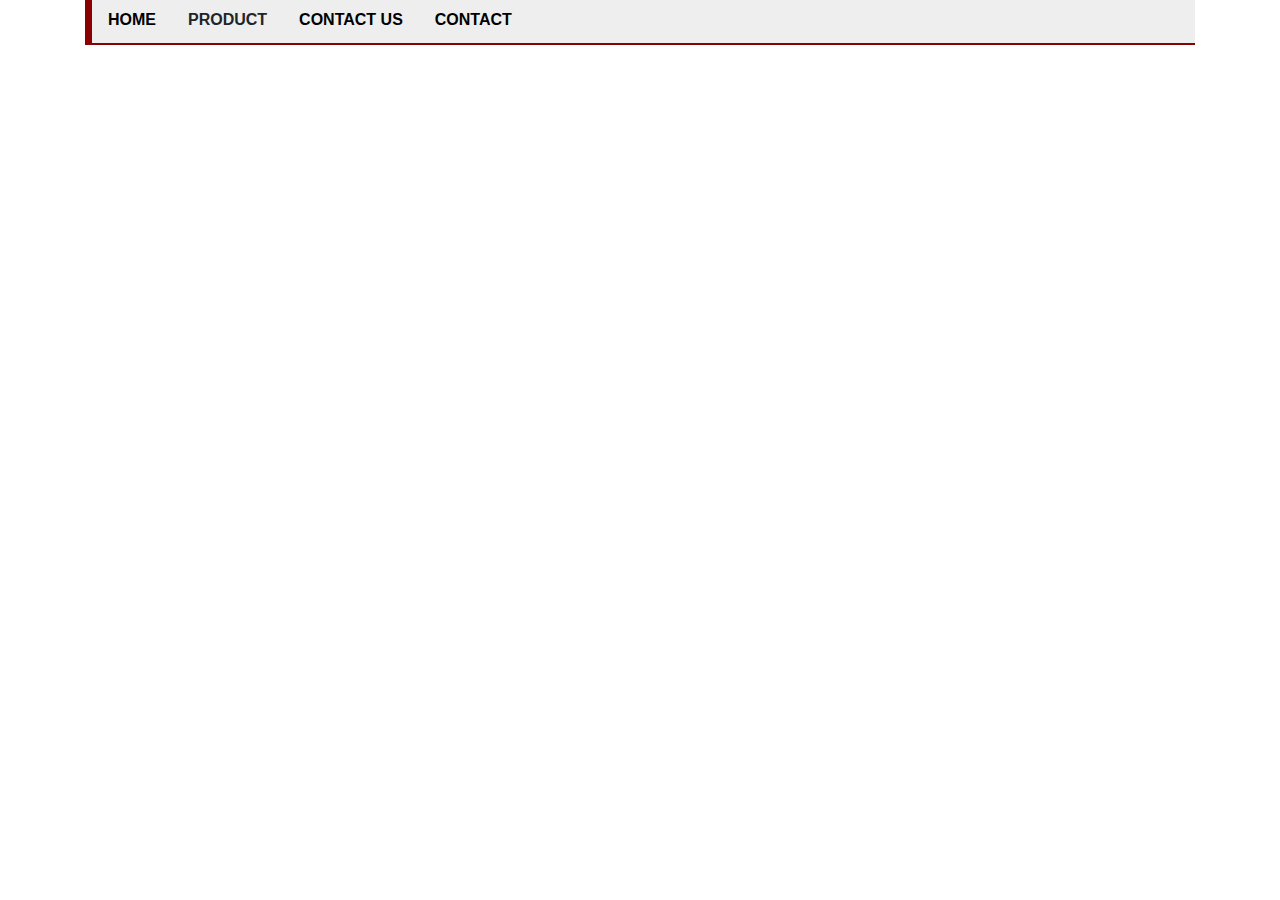
<file: lab3/index.html>
<!DOCTYPE html>
<html lang="en">
<head>
    <meta charset="UTF-8">
    <title>Title1</title>
    <link rel="stylesheet" href="css/style.css">
    <link rel="stylesheet" href="css/bootstrap.css">
    <!--    <link rel="stylesheet" href="css/bootstrap.min.css">-->
<!--    <link rel="stylesheet" href="css/style.css">-->
<!--    <link rel="stylesheet" href="css/bootstrap.css">-->
</head>
<body>

<section id="container" class="container">
    <nav>
        <div id="menu" class="d-flex flex-row">
            <div class="item p-2 pl-3 pr-3"><a href="#">HOME</a></div>
            <div class="item p-2 pl-3 pr-3">
                <span>PRODUCT</span>
                <div class="dr-item d-none">
                    <div class="sub-item p-2">Tivi</div>
                    <div class="sub-item p-2">Máy Tính Xách Tay</div>
                </div>
            </div>
            <div class="item p-2 pl-3 pr-3"><a href="#"> CONTACT US</a></div>
            <div class="item p-2 pl-3 pr-3"><a href="#">CONTACT</a></div>
        </div>
    </nav>
</section>

<script src="js/bootstrap.min.js"></script>
<script src="js/jquery-migrate-3.4.0.min.js"></script>
</body>
</html>
</file>
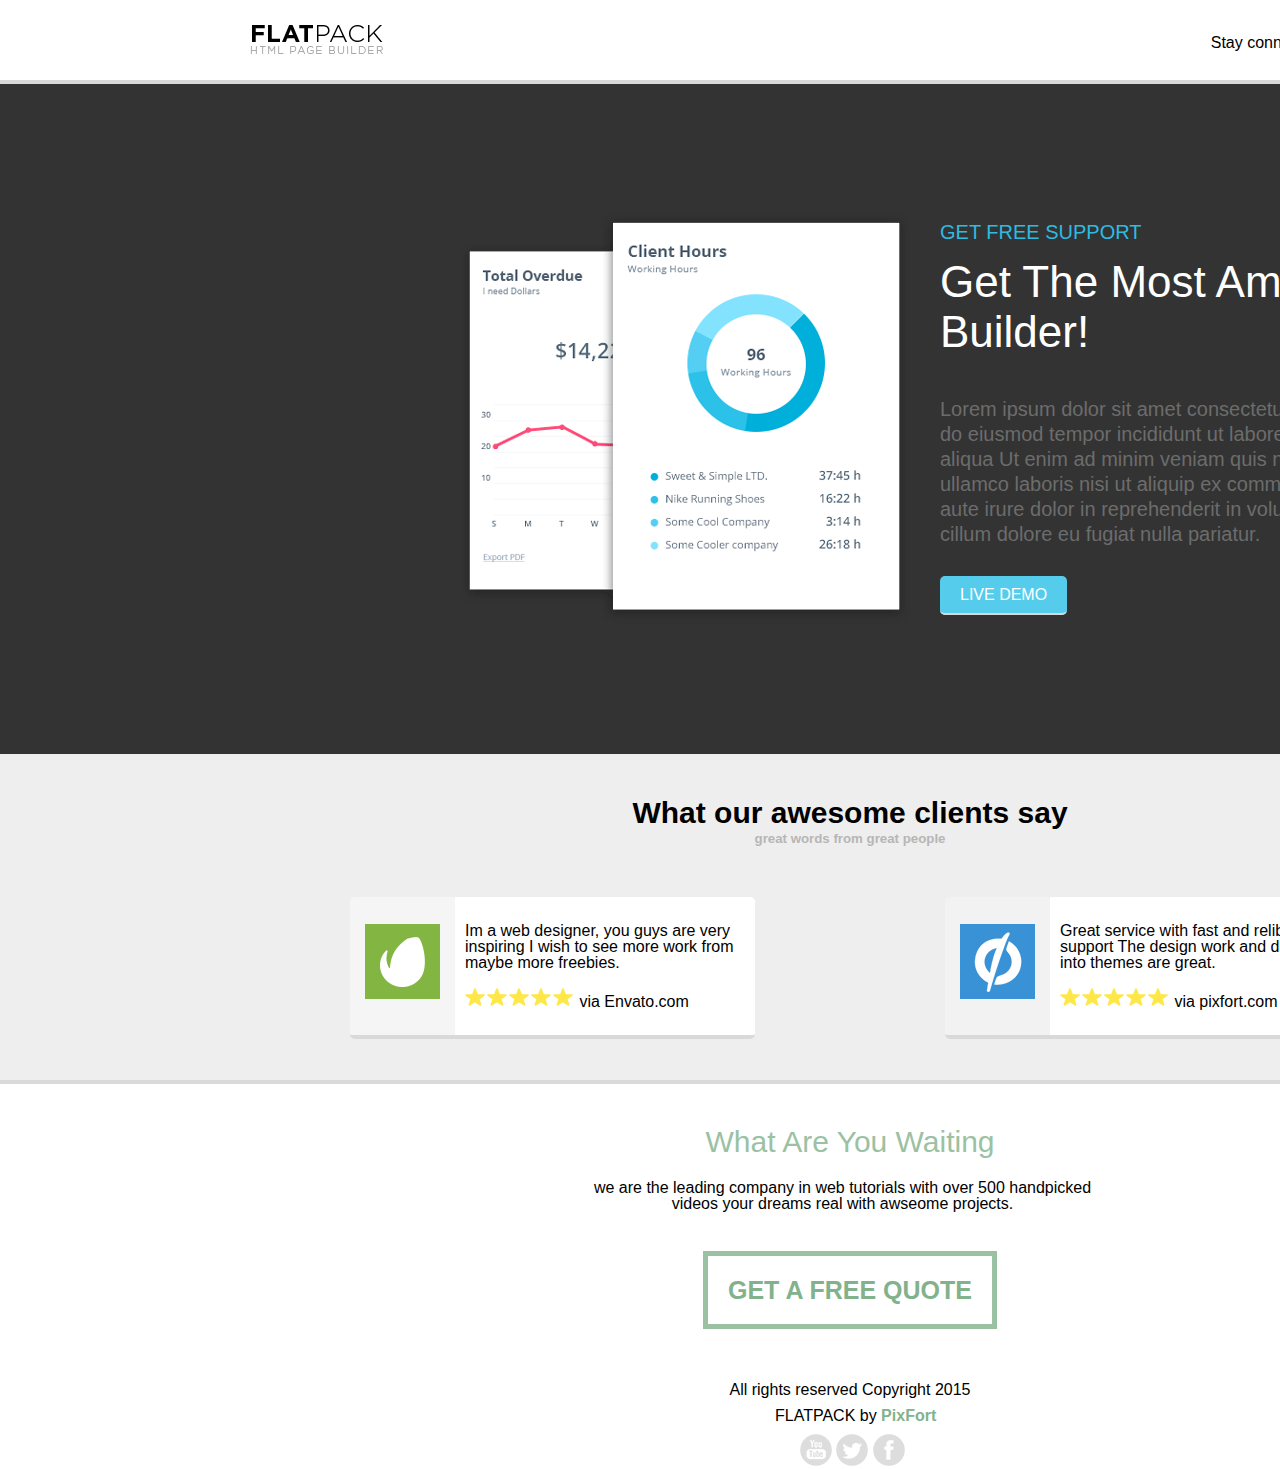
<file: page a/index.html>
<!DOCTYPE html>
<html lang="en">
<head>

    <meta charset="utf-8">
    <title>Index1</title>

    <link href="stylesheets/font-awesome.css" rel="stylesheet">

    <link rel="shortcut icon" href="images/favicon.ico">
    <link rel="apple-touch-icon" href="images/apple-touch-icon.png">
    <link rel="apple-touch-icon" sizes="72x72" href="images/apple-touch-icon-72x72.png">
    <link rel="apple-touch-icon" sizes="114x114" href="images/apple-touch-icon-114x114.png">
    <link rel="stylesheet" href="index1.css">

</head>
<body>

<div id="page" class="page">

    <div class="pixfort_normal_1" id="section_normal_1">
        <div class="header_style pix_builder_bg">
            <div class="container">
                <div class="sixteen columns">
                    <div class="one-third column alpha">
                        <img src="images/1_normal/logo.png" alt="">
                    </div>
                    <div class="two-thirds column omega">
                            <a href="#" class="slow_fade social_button"><img src="images/social_icons/yt.png" alt=""></a>
                            <a href="#" class="slow_fade social_button"><img src="images/social_icons/twitter.png" alt=""></a>
                            <a href="#" class="slow_fade social_button"><img src="images/social_icons/facebook.png" alt=""></a>
      			       <div class="htext_style">
                            <span class="editContent">
                                <span class="pix_text">Stay connected</span>
                            </span>
                       </div>
                    </div>
  		        </div>
            </div><!-- container -->
        </div>
    </div><div class="big_padding dark pix_builder_bg" id="section_normal_4_2">
        <div class="container">
            <div class="sixteen columns">
                <div class="eight columns alpha pix_container">
                    <img src="images/main/software-img-4.png" class="img_style" alt="">
                </div>
                <div class="eight columns omega">
                        <span class="bold_text big_text blue_text editContent">GET FREE SUPPORT</span>
                        <p class="big_title bold_text editContent">Get The Most Amazing Builder!</p>
<!--                         <p class="big_title bold_text editContent"></p>-->
                        <p class="normal_text light_gray editContent">Lorem ipsum dolor sit amet consectetur adipiscing elit sed do eiusmod tempor incididunt ut labore et dolore magna aliqua Ut enim ad minim veniam quis nostrud exercitation ullamco laboris nisi ut aliquip ex commodo consequat Duis aute irure dolor in reprehenderit in voluptate velit esse cillum dolore eu fugiat nulla pariatur.</p>
                        <a class="pix_button btn_normal pix_button_flat blue_bg bold_text">
                            <i class="pi pixicon-eye"></i>
                            <span>LIVE DEMO</span>
                        </a> 
                </div>
            </div>
        </div>
    </div><div class="pixfort_normal_1" id="section_normal_6">
        <div class="envato_unbounce pix_builder_bg">
            <div class="container">
                <h3 class="L1_style">
                    <span class="editContent pix_text">What our awesome clients say</span>
                </h3>
                <h5 class="L2_style">
                    <span class="editContent pix_text">great words from great people</span>
                </h5>
                <div class="eight columns stbox alpha">
                    <div class="box_1 pix_builder_bg">
                        <div class="b_style">
                            <img src="images/testimonials/envato-logo.png" class="logo_style" alt="">
                       </div>
                       <div class="txt_style">
                            <p class="txt editContent">Im a web designer, you guys are very inspiring I wish to see more work from maybe more freebies.</p>
                            <span class="stars_span">
                                <img src="images/1_normal/stars.original.png" alt="">
                                <span class="env_st editContent ">
                                    <span class="pix_text">via Envato.com</span>
                                </span>
                            </span>
                       </div>
                   </div>
                </div>
                <div class="eight columns stbox omega">
                    <div class="box_2 pix_builder_bg">
                        <div class="b_style">
                            <img src="images/testimonials/unboune-logo.png" class="logo_style" alt="">
                       </div>
                       <div class="txt_style">
                            <p class="txt editContent">Great service with fast and relible support The design work and detail put into themes are great.</p>
                            <span class="stars_span">
                                <img src="images/1_normal/stars.original.png" alt="">
                                <span class="env_st editContent ">
                                    <span class="pix_text">via pixfort.com</span>
                                </span>
                            </span>
                        </div>
                    </div>
                </div>
            </div>
        </div>
    </div><div class="pixfort_agency_14" id="section_agency_5">
			<div class="foot_st pix_builder_bg">
				<div class="container ">
					<div class="sixteen columns center_text">
						<div class="f1_style"><span class="editContent"><span class="pix_text">What Are You Waiting</span></span></div>
						<div class="f2_style"><span class="editContent"><span class="pix_text">we are the leading company in web tutorials with over 500 handpicked videos your dreams real with awseome projects.</span></span></div>
						<div class="second_link">
							<span class="get_2_btn "><a class="slow_fade" >GET A FREE QUOTE</a></span>
						</div>
						<div class="rights_st"><span class="editContent"><span class="pix_text">All rights reserved Copyright 2015</span></span></div>
						<span class="editContent">
							<span class="pix_text">
								<span class="rights_st">FLATPACK by&nbsp;</span><span class="pixfort_st">PixFort</span>
							</span>
						</span>
						<div class="clearfix"></div>
						<div class="center_btn center_text pix_inline_block">
							<a href="#" class="slow_fade social_button "><img src="images/social_icons/yt.png"></a>
							<a href="#" class="slow_fade social_button"><img src="images/social_icons/twitter.png"></a>
							<a href="#" class="slow_fade social_button"><img src="images/social_icons/facebook.png"></a>
						</div>
				</div>
			</div>
		</div>
	</div></div>


</body>
</html>
</file>
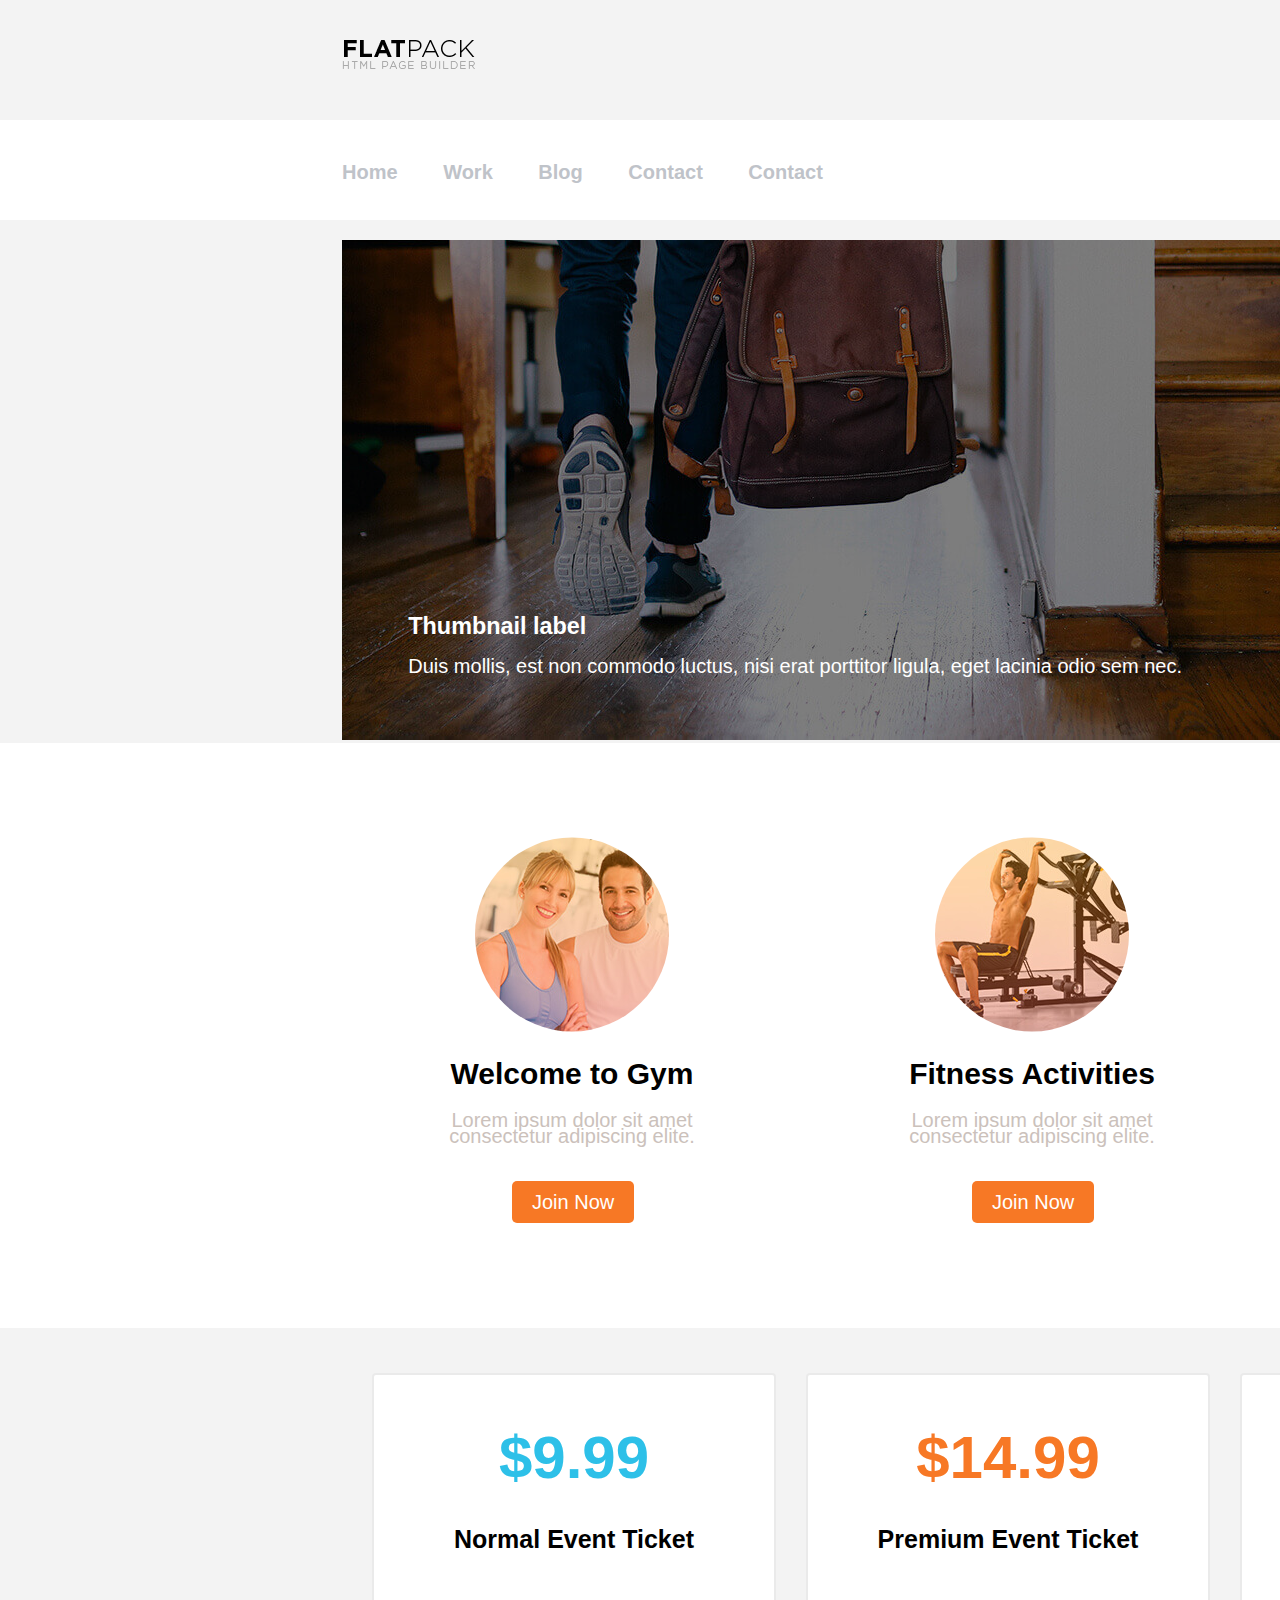
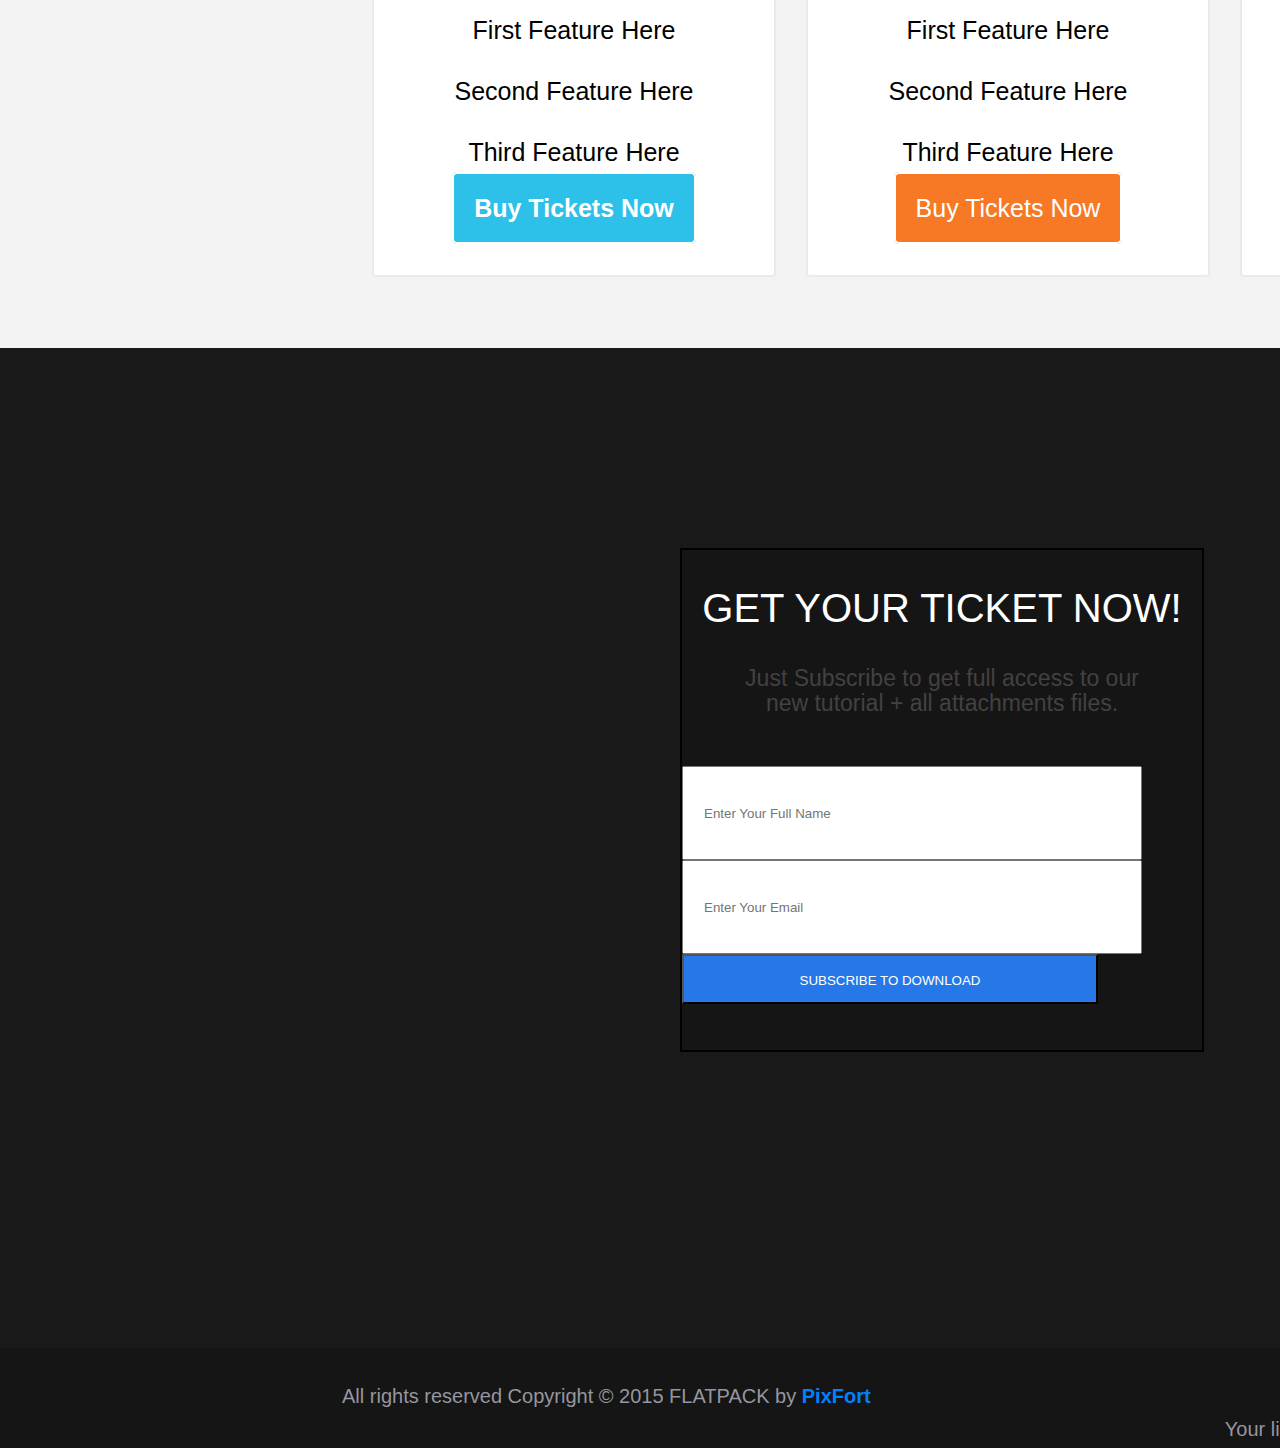
<file: page b/index.html>
<!DOCTYPE html>
<html lang="en">
<head>
    <meta charset="utf-8">
    <title>Index2</title>
    <link href="stylesheets/font-awesome.css" rel="stylesheet">
    <link rel="shortcut icon" href="images/favicon.ico">
    <link rel="apple-touch-icon" href="images/apple-touch-icon.png">
    <link rel="apple-touch-icon" sizes="72x72" href="images/apple-touch-icon-72x72.png">
    <link rel="apple-touch-icon" sizes="114x114" href="images/apple-touch-icon-114x114.png">
    <link rel="stylesheet" href="index2.css">
</head>
<body>
<div id="page" class="page">            
    <div class="light_gray_bg small_padding pix_builder_bg" id="section_text_2">
            <div class="container">
                <div class="eight columns alpha mobile_center">
                    <img class="extra_small_padding padding_left_10" src="images/main/logo.png" alt="">
                </div>
                <div class="eight columns omega right_text mobile_center">
                    <a  class="pix_button btn_normal small_wide_button small_bold bold_text orange_bg ">
                        <span>Buy Tickets</span>
                    </a> 
                </div>
            </div>
        </div>


        <div class="" id="section_header_1">
            <div class="header_style header_nav_1 pix_builder_bg">
                <div class="container">
                    <div class="sixteen columns firas2">
                        <nav role="navigation" class="navbar navbar-white navbar-embossed navbar-lg pix_nav_1">
                            <div class="containerss">                            
                                <div class="navbar-header">
<!--                                    <button data-target="#navbar-collapse-02" data-toggle="collapse" class="navbar-toggle" type="button">-->
<!--                                        <span class="sr-only">Toggle navigation</span>-->
<!--                                    </button>-->

                                </div>
<!--                                <div class="padding_25 right_socials">-->
<!--                                        <ul class="bottom-icons">-->
<!--                                            <a class="active propClone1"><a href="#">Home</a></a>-->
<!--                                            <a class="propClone2"><a href="#">Work</a></a>-->
<!--                                            <a class="propClone3"><a href="#">Blog</a></a>-->
<!--                                            <a class="propClone4"><a href="#">Contact</a></a>-->
<!--                                        </ul>-->
                                    <ol class="carousel-indicators">
                                        <a href="#" class="slow_fade social_button"><img src="images/main/facebook.png" alt=""></a>
                                        <a href="#" class="slow_fade social_button"><img src="images/main/twitter.png" alt=""></a>
                                        <a href="#" class="slow_fade social_button"><img src="images/main/yt.png" alt=""></a>
                                    </ol>
<!--                                </div>-->
                                <div id="navbar-collapse-02" class="collapse navbar-collapse">
                                    <ul class="nav navbar-nav navbar-left">
                                        <a class="active propClone1"><a >Home</a></a>
                                        <a class="propClone2"><a >Work</a></a>
                                        <a class="propClone3"><a >Blog</a></a>
                                        <a class="propClone4"><a >Contact</a></a>
                                        <a class="propClone4"><a >Contact</a></a>
                                    </ul>

                                </div><!-- /.navbar-collapse -->
                            </div><!-- /.container -->
                        </nav>
                    </div>
                </div><!-- container -->
            </div>
        </div>
		<div class="pixfort_pix_slider pix_builder_bg" id="section_slider">
        <div class="container">
            <div class="sixteen columns">
                <div id="myCarousel" class="carousel slide" data-interval="false">
                    <!-- Indicators -->
<!--                    <ol class="carousel-indicators">-->
<!--                        <a href="#" class="slow_fade social_button"><img src="images/main/facebook.png" alt=""></a>-->
<!--                        <a href="#" class="slow_fade social_button"><img src="images/main/twitter.png" alt=""></a>-->
<!--                        <a href="#" class="slow_fade social_button"><img src="images/main/yt.png" alt=""></a>-->
<!--                    </ol>-->
                    <!-- Wrapper for slides -->
                    <div class="carousel-inner">
                        <div class="item active">
                            <img src="images/main/image-1.jpg" alt="">
                            <div class="carousel-caption editContent">
                                <h3>Thumbnail label</h3>
                                <p>Duis mollis, est non commodo luctus, nisi erat porttitor ligula, eget lacinia odio sem nec.</p>
                            </div>
<!--                        </div>-->
<!--                        <div class="item">-->
<!--                            <img src="images/main/image-2.jpg" alt="">-->
<!--                            <div class="carousel-caption editContent">-->
<!--                                <h3>Thumbnail label</h3>-->
<!--                                <p>Duis mollis, est non commodo luctus, nisi erat porttitor ligula, eget lacinia odio sem nec.</p>-->
<!--                            </div>-->
<!--                        </div>-->
<!--                        <div class="item">-->
<!--                            <img src="images/main/image-3.jpg" alt="">-->
<!--                            <div class="carousel-caption editContent">-->
<!--                                <h3>Thumbnail label</h3>-->
<!--                                <p>Duis mollis, est non commodo luctus, nisi erat porttitor ligula, eget lacinia odio sem nec.</p>-->
<!--                            </div>-->
<!--                        </div>-->
<!--                        <button class="w3-button w3-black w3-display-left" onclick="plusDivs(-1)">&#10094;</button>-->
<!--                        <button class="w3-button w3-black w3-display-right" onclick="plusDivs(1)">&#10095;</button>-->
                    </div>
                    <!-- Controls -->
                    <a class="left carousel-control fui-arrow-left" href="#myCarousel" data-slide="prev"></a>
                    <a class="right carousel-control fui-arrow-right" href="#myCarousel" data-slide="next"></a>
                </div>
            </div>
        </div><!-- /.container -->
    </div><div class="pixfort_gym_13 pix_builder_bg" id="section_gym_4">
    <div class="gym_life">
    	<div class="container">
    		<div class="sixteen columns  gym_life">
               <div class="top_padding">
                    <div class="one-third column alpha">
                        <div class="part_st">
                            <div class="img_gym_st"><img src="images/13_gym/1.jpg" class="logo_style" alt=""></div>
            				<div class="text_gym_style">
            					<p class="gym_st"><span class="editContent">Welcome to Gym</span></p>
            					<p class="gym_text"><span class="editContent">Lorem ipsum dolor sit amet consectetur adipiscing elite.</span></p>
            				</div>
                            <span class="link_3_btn editContent"><a class="slow_fade pix_text">Join Now</a></span>
                        </div>
                    </div>
                    <div class="one-third column ">
                        <div class="part_st">
        					<div class="img_gym_st"><img src="images/13_gym/2.jpg" class="logo_style" alt=""></div>
            				<div class="text_gym_style">
            					<p class="gym_st"><span class="editContent">Fitness Activities</span></p>
            					<p class="gym_text"><span class="editContent">Lorem ipsum dolor sit amet consectetur adipiscing elite.</span></p>
            				</div>
                            <span class="link_3_btn editContent"><a class="slow_fade pix_text" >Join Now</a></span>
                        </div>
                    </div>
                    <div class="one-third column omega">
                        <div class="part_st">
        					<div class="img_gym_st"><img src="images/13_gym/3.jpg" class="logo_style" alt=""></div>
            				<div class="text_gym_style">
            					<p class="gym_st"><span class="editContent">High quality Staff</span></p>
            					<p class="gym_text"><span class="editContent">Lorem ipsum dolor sit amet consectetur adipiscing elite.</span></p>
            				</div>
                            <span class="link_3_btn editContent">
                                    <a class="slow_fade pix_text">Join Now</a>
                            </span>
                        </div>
                    </div>
                </div>
        	</div>
    	</div>
    </div>
    </div><div class="center_text  padding_bottom_60 light_gray_bg pix_builder_bg" id="section_intro_title">
            <div class="container ">       
                    <div class="one-third column">
                        <div class="flat_pricing pix_builder_bg">
                            <p class="big_title blue_text editContent">
                                <strong>$9.99</strong>
                            </p>
                            <p class="light_gray editContent">
                                <strong>Normal Event Ticket</strong>
                            </p>
                            <ul class="flat_pricing_list light_gray">

                                <ul class="flat_pricing_list light_gray">
                                    <p class="pix_text">
                                    <span class="editContent">
                                        First Feature Here
                                    </span>
                                    </p>
                                    <p class="pix_text">
                                    <span class="editContent">
                                        Second Feature Here
                                    </span>
                                    </p>
                                    <p class="pix_text">
                                    <span class="editContent">
                                        Third Feature Here
                                    </span>
                                    </p>
                                </ul>
                            <a  class="active_bg_open pix_button btn_normal btn_big bold_text blue_bg ">
                                <span>Buy Tickets Now</span>
                            </a> 
                        </div>
                    </div>
                    <div class="one-third column">
                        <div class="flat_pricing pix_builder_bg">
                            <p class="big_title orange margin_bottom_10 editContent">
                                <strong>$14.99</strong>
                            </p>
                            <p class="light_gray editContent">
                                <strong>Premium Event Ticket</strong>
                            </p>
                            <ul class="flat_pricing_list light_gray">

                                <ul class="flat_pricing_list light_gray">
                                    <p class="pix_text">
                                    <span class="editContent">
                                        First Feature Here
                                    </span>
                                    </p>
                                    <p class="pix_text">
                                    <span class="editContent">
                                        Second Feature Here
                                    </span>
                                    </p>
                                    <p class="pix_text">
                                    <span class="editContent">
                                        Third Feature Here
                                    </span>
                                    </p>
                                </ul>
                            <a class="active_bg_open pix_button btn_normal btn_big bold_text orange_bg ">
                                <span>Buy Tickets Now</span>
                            </a> 
                        </div>
                    </div>
                    <div class="one-third column">
                        <div class="flat_pricing pix_builder_bg">
                            <p class="big_title blue_text editContent">
                                <strong>$24.99</strong>
                            </p>
                            <p class="light_gray editContent">
                                <strong>Pro Event Ticket</strong>
                            </p>
                            <ul class="flat_pricing_list light_gray">

                                <ul class="flat_pricing_list light_gray">
                                    <p class="pix_text">
                                    <span class="editContent">
                                        First Feature Here
                                    </span>
                                    </p>
                                    <p class="pix_text">
                                    <span class="editContent">
                                        Second Feature Here
                                    </span>
                                    </p>
                                    <p class="pix_text">
                                    <span class="editContent">
                                        Third Feature Here
                                    </span>
                                    </p>
                                </ul>
                            <a class="active_bg_open pix_button btn_normal btn_big bold_text blue_bg ">
                                <span>Buy Tickets Now</span>
                            </a> 
                        </div>
                    </div>
            </div>
        </div><div class="pixfort_party_15" id="section_party_3">
        <div class="subscribe pix_builder_bg">
            <div class="container">
                <div class="sixteen columns">
                    <div class="text_input pix_builder_bg">
                        <div class="headtext_style">
                            <span class="editContent">
                                <span class="pix_text">
                                    GET YOUR TICKET NOW!
                                </span>
                            </span>
                        </div>
                        <div class="segment pix_builder_bg"></div>
                            <span class="editContent">
                                <p class="subtext_style">
                                Just Subscribe to get full access to our new tutorial + all attachments files.
                                </p>
                            </span>
                        <div class="contact_st">
                            <form id="contact_form" pix-confirm="hidden_pix_15">
<!--                                <div id="result"></div>-->
                                <input type="text" name="name" id="name" placeholder="Enter Your Full Name" class="pix_text">
                                <input type="email" name="email" id="email" placeholder="Enter Your Email" class="pix_text">
                                <button class="subscribe_btn pix_text" id="submit_btn_15">
                                    <span class="editContent">SUBSCRIBE TO DOWNLOAD</span>
                                </button>
                            </form>
                        </div>
                    </div>
                </div>
            </div>
        </div>
    </div>    
    <div id="hidden_pix_15" class="confirm_page confirm_page_15 pix_builder_bg">
<!--        <div class="pixfort_party_15">-->
<!--            <div class="confirm_header">-->
<!--                <span class="editContent">-->
<!--                    <span class="pix_text">-->
<!--                        Thank You Very Much!-->
<!--                    </span>-->
<!--                </span>-->
<!--            </div>-->
<!--            <div class="confirm_text">-->
<!--                <span class="editContent">-->
<!--                    <span class="pix_text">-->
<!--                        Lorem ipsum dolor sit amet consectetur adipiscing elit sed do eiusmod tempor incididunt.-->
<!--                    </span>-->
<!--                </span>-->
<!--            </div>-->
<!--            <div class="center_text padding_bottom_60">-->
<!--                <ul class="bottom-icons confirm_icons center_text big_title pix_inline_block">-->
<!--                    <li><a class="pi pixicon-facebook6 white" href="#fakelink"></a></li>-->
<!--                    <li><a class="pi pixicon-twitter6 white" href="#fakelink"></a></li>-->
<!--                    <li><a class="pi pixicon-googleplus7 white" href="#fakelink"></a></li>-->
<!--                </ul>-->
<!--            </div>-->
<!--        </div>-->
    </div><div class="pixfort_party_15" id="section_party_4">
        <div class="foot_st pix_builder_bg">
           <div class="container">
                <div class="sixteen columns">
                    <div class="seven columns alpha">
                        <span class="editContent">
                            <span class="pix_text">
                                <span class="rights_st"> All rights reserved Copyright © 2015 FLATPACK by
                                    <span class="pixfort_st">PixFort</span>
                                </span>
                            </span>
                        </span>
                    </div>
                    <div class="nine columns omega ">
                        <div class="socbuttons">
                           <div class="soc_icons pix_builder_bg">
                                <ul class="bottom-icons">
                                    <a href="#" class="slow_fade social_button"><img src="images/main/facebook.png" alt=""></a>
                                    <a href="#" class="slow_fade social_button"><img src="images/main/twitter.png" alt=""></a>
                                    <a href="#" class="slow_fade social_button"><img src="images/main/yt.png" alt=""></a>
                                </ul>
                            </div>
                            <div class="likes_st">
                                <span class="editContent">
                                    <span class="pix_text">Your likes &amp; share makes us happy!</span>
                                </span>
                            </div>

                        </div>
                    </div>
                </div>
            </div>
        </div>
    </div></div>

</body>
</html>
</file>
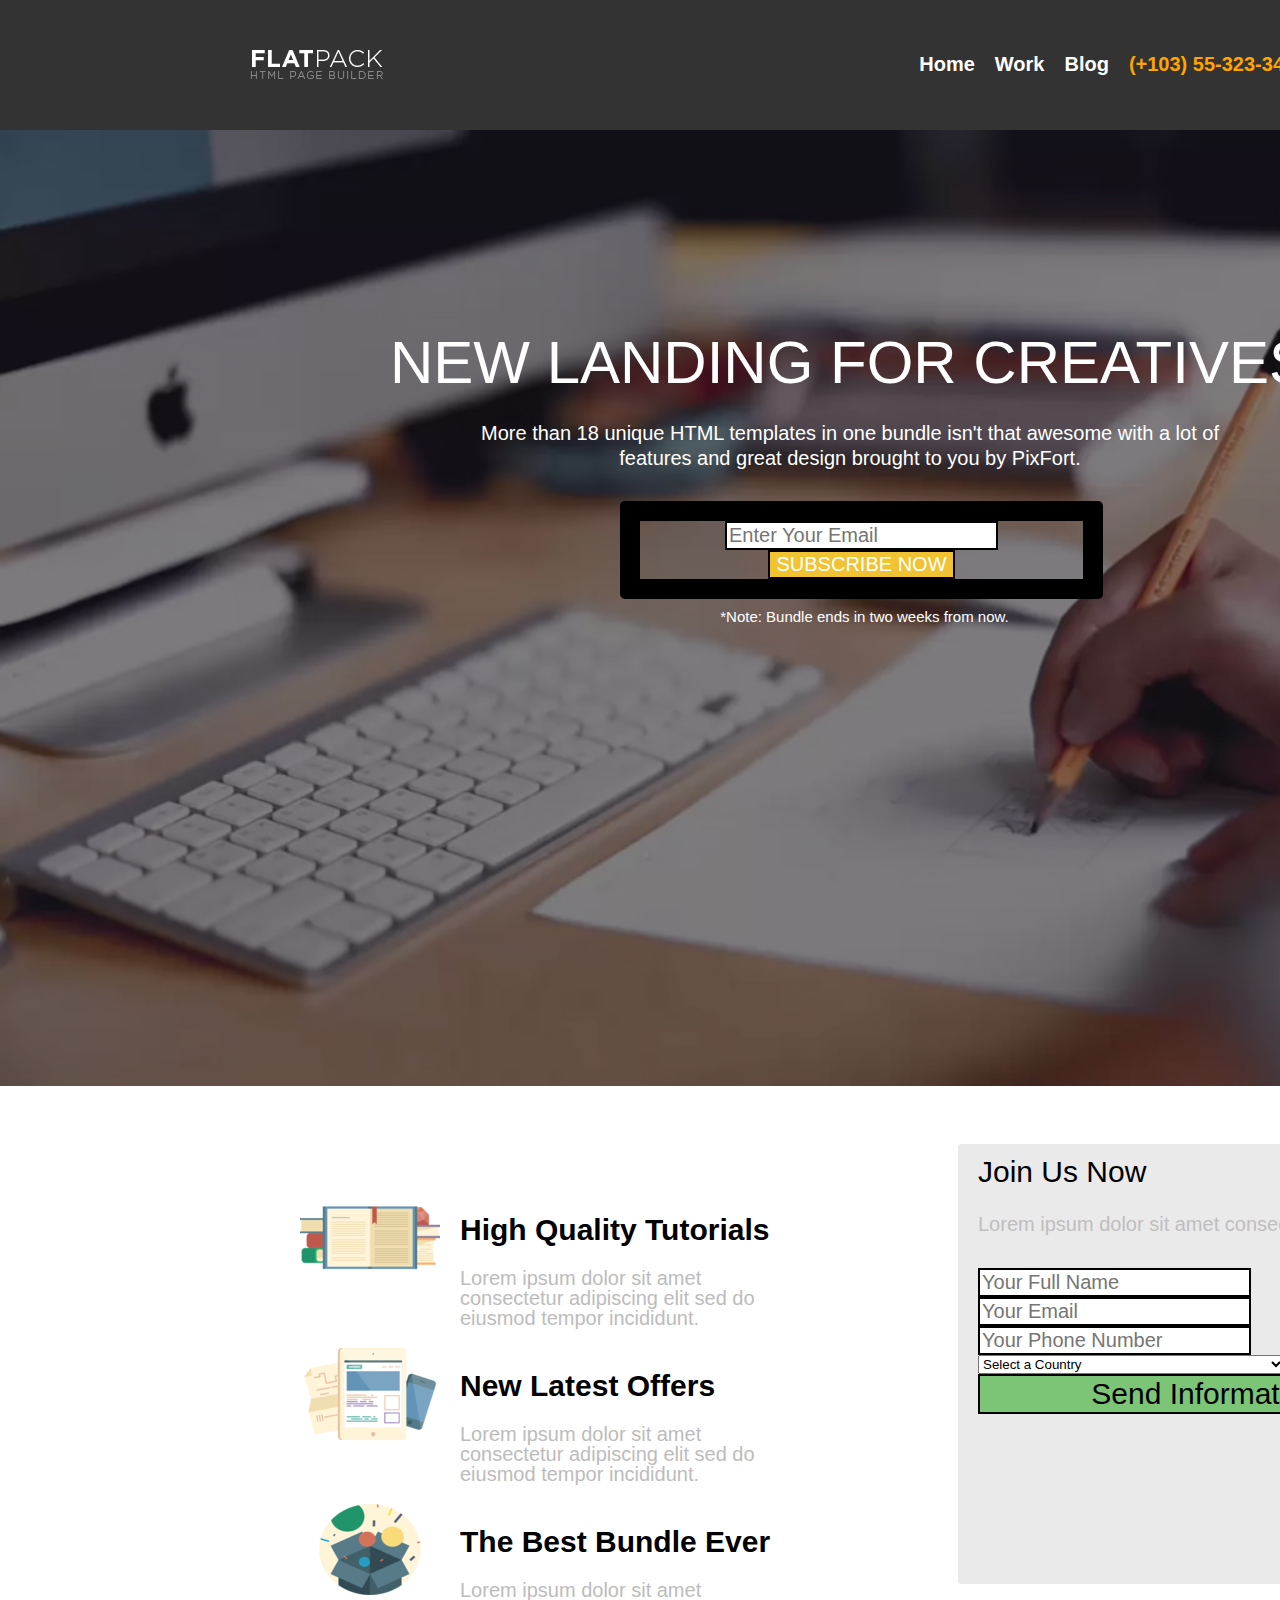
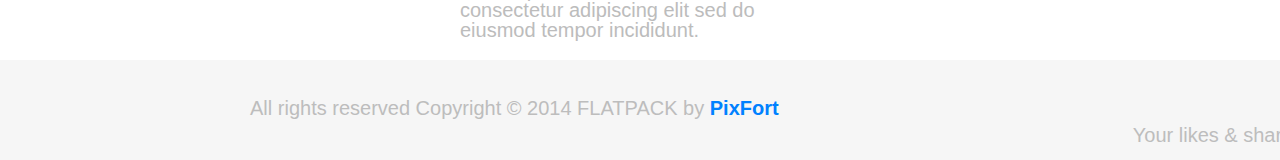
<file: page c/index.html>
<!DOCTYPE html>
<html lang="en">
<head>
    <meta charset="utf-8">
    <title>Index3</title>
    <link href="stylesheets/font-awesome.css" rel="stylesheet">
    <link rel="shortcut icon" href="images/favicon.ico">
    <link rel="apple-touch-icon" href="images/apple-touch-icon.png">
    <link rel="apple-touch-icon" sizes="72x72" href="images/apple-touch-icon-72x72.png">
    <link rel="apple-touch-icon" sizes="114x114" href="images/apple-touch-icon-114x114.png">
    <link rel="stylesheet" href="pagec.css">

</head>
<body>

<div id="page" class="page">
<div class="pixfort_normal_1" id="section_header_2_dark">
        <div class=" header_nav_1 dark pix_builder_bg">
            <div class="container">
                <div class="sixteen columns firas2">
                    <nav role="navigation" class="navbar navbar-white navbar-embossed navbar-lg pix_nav_1">
                        <div class="containerss">
                            <div class="navbar-header">
<!--                                <button data-target="#navbar-collapse-02" data-toggle="collapse" class="navbar-toggle pix_text" type="button">-->
<!--                                    <span class="sr-only ">Toggle navigation</span>-->
<!--                                </button>-->
                                <img src="images/main/logo-dark.png" class="pix_nav_logo" alt="">                
                            </div>
                            <div id="navbar-collapse-02" class="collapse navbar-collapse">
                                <ul class="nav navbar-nav navbar-right">
                                    <li class="active propClone"><a>Home</a></li>
                                    <li class="propClone"><a>Work</a></li>
                                    <li class="propClone"><a>Blog</a></li>
                                    <li class="propClone"><span class="text_span editContent">(+103) 55-323-34</span></li>
                                    <li class="propClone icon-item"><a  class="slow_fade social_button"><img src="images/main/facebook.png" alt=""></a></li>
                                    <li class="propClone icon-item"><a  class="slow_fade social_button"><img src="images/main/twitter.png" alt=""></a></li>
                                    <li class="propClone icon-item"><a  class="slow_fade social_button"><img src="images/main/yt.png" alt=""></a></li>
                                </ul>
                            </div><!-- /.navbar-collapse -->
                        </div><!-- /.container -->
                    </nav>
                </div>
            </div><!-- container -->
        </div>
    </div><div class="pixfort_normal_1 creative_video_header" id="section_pix_4">
        <div class="has-video creative_header">
            <div class="mask"></div>
                <div class="pix_video_div section_video">
                    <video autoplay="" poster="images/video/video_bg.jpg" class="bgvid" loop="">
                        <source src="images/video/video_bg.webm" type="video/webm">
                        <source src="images/video/video_bg.mp4" type="video/mp4">
                        <source src="images/video/video_bg.ogv" type="video/ogv">
                    </video>
                </div>
                <div class="section_wrapper clearfix">
                    <div class="container">
                        <div class="sixteen columns context_style">
                            <div class="title_style">
                                <span class="editContent">
                                    <span class="pix_text">NEW LANDING FOR CREATIVES</span>
                                </span>
                            </div>
                            <div class="subtitle_style">
                                <span class="creative_h_text">
                                    <span class="editContent"><span class="pix_text">More than 18 unique HTML templates in one bundle isn't that awesome with a lot of features and great design brought to you by PixFort.</span></span>
                                </span>
                            </div>
                        <div class="email_subscribe pix_builder_bg">
                            <form id="contact_form" pix-confirm="hidden_pix_1">
                                <input type="email" name="email" id="email" placeholder="Enter Your Email" class="pix_text">
                                <button class="subscribe_btn pix_text" id="subscribe_btn_1">SUBSCRIBE NOW</button>
                                <div id="result"></div>
                            </form>
                        </div>
                        <div class="note_st">
                            <span class="creative_note"><span class="editContent"><span class="pix_text">*Note: Bundle ends in two weeks from now.</span></span></span>
                        </div>
                    </div>
                </div><!-- container -->
            </div>
        </div>
    </div>
    <div id="hidden_pix_1" class="confirm_page confirm_page_1 pix_builder_bg">
        <div class="pixfort_normal_1">
            <div class="confirm_logo">
                <span class="conf_img">
                    <img src="images/video/confirm1.png" alt="">
                </span>
            </div>
<!--            <div class="confirm_header">-->
<!--                <span class="editContent">-->
<!--                    <span class="pix_text">THANK YOU FOR SUBSCRIPTION</span>-->
<!--                </span>-->
<!--            </div>-->
<!--            <div class="confirm_text">-->
<!--                <span class="editContent">-->
<!--                    <span class="pix_text">Our service is astonishingly thin and light.</span>-->
<!--                </span>-->
<!--            </div>-->
            <div class="confirm_social">
                <div class="confirm_social_box pix_builder_bg">
<!--                    <a href="https://twitter.com/share" class="twitter-share-button" data-via="pixfort" data-count="none">Tweet</a>-->
                        <span class="confirm_gp">
                            <span class="g-plusone " data-size="medium" data-annotation="none"></span>
                        </span>
                    <div class="fb-like" data-href="http://themeforest.net/item/flatpack-landing-pages-pack-with-page-builder/10591107" data-layout="button" data-action="like" data-show-faces="false" data-share="false"></div>
                </div>
            </div>
        </div>
    </div>
    <div class="section_pointer" pix-name="video"></div><div class="pixfort_university_6" id="section_university_5">
            <div class="join_us_section pix_builder_bg">
               <div class="container">
                <div class="sixteen columns">
                    <div class="ten columns  alpha">
                        <div class="zone_left">
                            <div class="psingle_item">
                             <div class="icon_st"> <img src="images/6_university/icon_1.png" alt=""></div>
                             <div class="text_st">
                                <h3 class="title_st editContent">High Quality Tutorials</h3>
                                <p class="subject_st editContent">Lorem ipsum dolor sit amet consectetur adipiscing elit sed do eiusmod tempor incididunt.</p>
                            </div>
                        </div>
                        <div class="clearfix"></div>
                        <div class="psingle_item">
                         <div class="icon_st"> <img src="images/6_university/icon_2.png" alt=""></div>
                         <div class="text_st">
                            <h3 class="title_st editContent">New Latest Offers</h3>
                            <p class="subject_st editContent">Lorem ipsum dolor sit amet consectetur adipiscing elit sed do eiusmod tempor incididunt.</p>
                        </div>
                    </div>
                    <div class="clearfix"></div>
                    <div class="psingle_item">
                     <div class="icon_st"> <img src="images/6_university/icon_3.png" alt=""></div>
                     <div class="text_st">
                        <h3 class="title_st editContent">The Best Bundle Ever</h3>
                        <p class="subject_st editContent">Lorem ipsum dolor sit amet consectetur adipiscing elit sed do eiusmod tempor incididunt.</p>
                    </div>
                </div>
            </div>
        </div>
        <div class="six columns omega">
            <div class="substyle pix_builder_bg">
                <div class="title-style"><span class="editContent"><span class="pix_text">Join Us Now</span></span></div>
                <br>
                <div class="text-style">
                  <span class="editContent"><span class="pix_text">Lorem ipsum dolor sit amet consectetur.</span></span>
              </div><br>
              <div class="clearfix"></div>
              <form id="contact_form" pix-confirm="hidden_pix_6">
                <div id="result"></div>
                <input type="text" name="name" id="name" placeholder="Your Full Name" class="pix_text">
                <input type="email" name="email" id="email" placeholder="Your Email" class="pix_text">
                <input type="text" name="number" id="number" placeholder="Your Phone Number" class="pix_text">
                <div class="select_st">
                    <select id="countries" name="countries" class="pix_text">
                        <option value="">Select a Country</option>
                        <option value="Afghanistan">Afghanistan</option>
                        <option value="Aland Islands">Aland Islands</option>
                        <option value="Albania">Albania</option>
                        <option value="Algeria">Algeria</option>
                        <option value="American Samoa">American Samoa</option>
                        <option value="Andorra">Andorra</option>
                        <option value="Angola">Angola</option>
                        <option value="Anguilla">Anguilla</option>
                        <option value="Antarctica">Antarctica</option>
                        <option value="Antigua and Barbuda">Antigua and Barbuda</option>
                        <option value="Argentina">Argentina</option>
                        <option value="Armenia">Armenia</option>
                        <option value="Aruba">Aruba</option>
                        <option value="Australia">Australia</option>
                        <option value="Austria">Austria</option>
                        <option value="Azerbaijan">Azerbaijan</option>
                        <option value="Bahamas">Bahamas</option>
                        <option value="Bahrain">Bahrain</option>
                        <option value="Bangladesh">Bangladesh</option>
                        <option value="Barbados">Barbados</option>
                        <option value="Belarus">Belarus</option>
                        <option value="Belgium">Belgium</option>
                        <option value="Belize">Belize</option>
                        <option value="Benin">Benin</option>
                        <option value="Bermuda">Bermuda</option>
                        <option value="Bhutan">Bhutan</option>
                        <option value="Bolivia">Bolivia</option>
                        <option value="Bosnia and Herzegovina">Bosnia and Herzegovina</option>
                        <option value="Botswana">Botswana</option>
                        <option value="Bouvet Island">Bouvet Island</option>
                        <option value="Brazil">Brazil</option>
                        <option value="British Indian Ocean Territory">British Indian Ocean Territory</option>
                        <option value="Brunei Darussalam">Brunei Darussalam</option>
                        <option value="Bulgaria">Bulgaria</option>
                        <option value="Burkina Faso">Burkina Faso</option>
                        <option value="Burundi">Burundi</option>
                        <option value="Cambodia">Cambodia</option>
                        <option value="Cameroon">Cameroon</option>
                        <option value="Canada">Canada</option>
                        <option value="Cape Verde">Cape Verde</option>
                        <option value="Cayman Islands">Cayman Islands</option>
                        <option value="Central African Republic">Central African Republic</option>
                        <option value="Chad">Chad</option>
                        <option value="Chile">Chile</option>
                        <option value="China">China</option>
                        <option value="Christmas Island">Christmas Island</option>
                        <option value="Cocos (Keeling) Islands">Cocos (Keeling) Islands</option>
                        <option value="Colombia">Colombia</option>
                        <option value="Comoros">Comoros</option>
                        <option value="Congo">Congo</option>
                        <option value="Congo, The Democratic Republic of The">Congo, The Democratic Republic of The</option>
                        <option value="Cook Islands">Cook Islands</option>
                        <option value="Costa Rica">Costa Rica</option>
                        <option value="Cote D'ivoire">Cote D'ivoire</option>
                        <option value="Croatia">Croatia</option>
                        <option value="Cuba">Cuba</option>
                        <option value="Cyprus">Cyprus</option>
                        <option value="Czech Republic">Czech Republic</option>
                        <option value="Denmark">Denmark</option>
                        <option value="Djibouti">Djibouti</option>
                        <option value="Dominica">Dominica</option>
                        <option value="Dominican Republic">Dominican Republic</option>
                        <option value="Ecuador">Ecuador</option>
                        <option value="Egypt">Egypt</option>
                        <option value="El Salvador">El Salvador</option>
                        <option value="Equatorial Guinea">Equatorial Guinea</option>
                        <option value="Eritrea">Eritrea</option>
                        <option value="Estonia">Estonia</option>
                        <option value="Ethiopia">Ethiopia</option>
                        <option value="Falkland Islands (Malvinas)">Falkland Islands (Malvinas)</option>
                        <option value="Faroe Islands">Faroe Islands</option>
                        <option value="Fiji">Fiji</option>
                        <option value="Finland">Finland</option>
                        <option value="France">France</option>
                        <option value="French Guiana">French Guiana</option>
                        <option value="French Polynesia">French Polynesia</option>
                        <option value="French Southern Territories">French Southern Territories</option>
                        <option value="Gabon">Gabon</option>
                        <option value="Gambia">Gambia</option>
                        <option value="Georgia">Georgia</option>
                        <option value="Germany">Germany</option>
                        <option value="Ghana">Ghana</option>
                        <option value="Gibraltar">Gibraltar</option>
                        <option value="Greece">Greece</option>
                        <option value="Greenland">Greenland</option>
                        <option value="Grenada">Grenada</option>
                        <option value="Guadeloupe">Guadeloupe</option>
                        <option value="Guam">Guam</option>
                        <option value="Guatemala">Guatemala</option>
                        <option value="Guernsey">Guernsey</option>
                        <option value="Guinea">Guinea</option>
                        <option value="Guinea-bissau">Guinea-bissau</option>
                        <option value="Guyana">Guyana</option>
                        <option value="Haiti">Haiti</option>
                        <option value="Heard Island and Mcdonald Islands">Heard Island and Mcdonald Islands</option>
                        <option value="Holy See (Vatican City State)">Holy See (Vatican City State)</option>
                        <option value="Honduras">Honduras</option>
                        <option value="Hong Kong">Hong Kong</option>
                        <option value="Hungary">Hungary</option>
                        <option value="Iceland">Iceland</option>
                        <option value="India">India</option>
                        <option value="Indonesia">Indonesia</option>
                        <option value="Iran, Islamic Republic of">Iran, Islamic Republic of</option>
                        <option value="Iraq">Iraq</option>
                        <option value="Ireland">Ireland</option>
                        <option value="Isle of Man">Isle of Man</option>
                        <option value="Israel">Israel</option>
                        <option value="Italy">Italy</option>
                        <option value="Jamaica">Jamaica</option>
                        <option value="Japan">Japan</option>
                        <option value="Jersey">Jersey</option>
                        <option value="Jordan">Jordan</option>
                        <option value="Kazakhstan">Kazakhstan</option>
                        <option value="Kenya">Kenya</option>
                        <option value="Kiribati">Kiribati</option>
                        <option value="Korea, Democratic People's Republic of">Korea, Democratic People's Republic of</option>
                        <option value="Korea, Republic of">Korea, Republic of</option>
                        <option value="Kuwait">Kuwait</option>
                        <option value="Kyrgyzstan">Kyrgyzstan</option>
                        <option value="Lao People's Democratic Republic">Lao People's Democratic Republic</option>
                        <option value="Latvia">Latvia</option>
                        <option value="Lebanon">Lebanon</option>
                        <option value="Lesotho">Lesotho</option>
                        <option value="Liberia">Liberia</option>
                        <option value="Libyan Arab Jamahiriya">Libyan Arab Jamahiriya</option>
                        <option value="Liechtenstein">Liechtenstein</option>
                        <option value="Lithuania">Lithuania</option>
                        <option value="Luxembourg">Luxembourg</option>
                        <option value="Macao">Macao</option>
                        <option value="Macedonia, The Former Yugoslav Republic of">Macedonia, The Former Yugoslav Republic of</option>
                        <option value="Madagascar">Madagascar</option>
                        <option value="Malawi">Malawi</option>
                        <option value="Malaysia">Malaysia</option>
                        <option value="Maldives">Maldives</option>
                        <option value="Mali">Mali</option>
                        <option value="Malta">Malta</option>
                        <option value="Marshall Islands">Marshall Islands</option>
                        <option value="Martinique">Martinique</option>
                        <option value="Mauritania">Mauritania</option>
                        <option value="Mauritius">Mauritius</option>
                        <option value="Mayotte">Mayotte</option>
                        <option value="Mexico">Mexico</option>
                        <option value="Micronesia, Federated States of">Micronesia, Federated States of</option>
                        <option value="Moldova, Republic of">Moldova, Republic of</option>
                        <option value="Monaco">Monaco</option>
                        <option value="Mongolia">Mongolia</option>
                        <option value="Montenegro">Montenegro</option>
                        <option value="Montserrat">Montserrat</option>
                        <option value="Morocco">Morocco</option>
                        <option value="Mozambique">Mozambique</option>
                        <option value="Myanmar">Myanmar</option>
                        <option value="Namibia">Namibia</option>
                        <option value="Nauru">Nauru</option>
                        <option value="Nepal">Nepal</option>
                        <option value="Netherlands">Netherlands</option>
                        <option value="Netherlands Antilles">Netherlands Antilles</option>
                        <option value="New Caledonia">New Caledonia</option>
                        <option value="New Zealand">New Zealand</option>
                        <option value="Nicaragua">Nicaragua</option>
                        <option value="Niger">Niger</option>
                        <option value="Nigeria">Nigeria</option>
                        <option value="Niue">Niue</option>
                        <option value="Norfolk Island">Norfolk Island</option>
                        <option value="Northern Mariana Islands">Northern Mariana Islands</option>
                        <option value="Norway">Norway</option>
                        <option value="Oman">Oman</option>
                        <option value="Pakistan">Pakistan</option>
                        <option value="Palau">Palau</option>
                        <option value="Palestinian Territory, Occupied">Palestinian Territory, Occupied</option>
                        <option value="Panama">Panama</option>
                        <option value="Papua New Guinea">Papua New Guinea</option>
                        <option value="Paraguay">Paraguay</option>
                        <option value="Peru">Peru</option>
                        <option value="Philippines">Philippines</option>
                        <option value="Pitcairn">Pitcairn</option>
                        <option value="Poland">Poland</option>
                        <option value="Portugal">Portugal</option>
                        <option value="Puerto Rico">Puerto Rico</option>
                        <option value="Qatar">Qatar</option>
                        <option value="Reunion">Reunion</option>
                        <option value="Romania">Romania</option>
                        <option value="Russian Federation">Russian Federation</option>
                        <option value="Rwanda">Rwanda</option>
                        <option value="Saint Helena">Saint Helena</option>
                        <option value="Saint Kitts and Nevis">Saint Kitts and Nevis</option>
                        <option value="Saint Lucia">Saint Lucia</option>
                        <option value="Saint Pierre and Miquelon">Saint Pierre and Miquelon</option>
                        <option value="Saint Vincent and The Grenadines">Saint Vincent and The Grenadines</option>
                        <option value="Samoa">Samoa</option>
                        <option value="San Marino">San Marino</option>
                        <option value="Sao Tome and Principe">Sao Tome and Principe</option>
                        <option value="Saudi Arabia">Saudi Arabia</option>
                        <option value="Senegal">Senegal</option>
                        <option value="Serbia">Serbia</option>
                        <option value="Seychelles">Seychelles</option>
                        <option value="Sierra Leone">Sierra Leone</option>
                        <option value="Singapore">Singapore</option>
                        <option value="Slovakia">Slovakia</option>
                        <option value="Slovenia">Slovenia</option>
                        <option value="Solomon Islands">Solomon Islands</option>
                        <option value="Somalia">Somalia</option>
                        <option value="South Africa">South Africa</option>
                        <option value="South Georgia and The South Sandwich Islands">South Georgia and The South Sandwich Islands</option>
                        <option value="Spain">Spain</option>
                        <option value="Sri Lanka">Sri Lanka</option>
                        <option value="Sudan">Sudan</option>
                        <option value="Suriname">Suriname</option>
                        <option value="Svalbard and Jan Mayen">Svalbard and Jan Mayen</option>
                        <option value="Swaziland">Swaziland</option>
                        <option value="Sweden">Sweden</option>
                        <option value="Switzerland">Switzerland</option>
                        <option value="Syrian Arab Republic">Syrian Arab Republic</option>
                        <option value="Taiwan, Province of China">Taiwan, Province of China</option>
                        <option value="Tajikistan">Tajikistan</option>
                        <option value="Tanzania, United Republic of">Tanzania, United Republic of</option>
                        <option value="Thailand">Thailand</option>
                        <option value="Timor-leste">Timor-leste</option>
                        <option value="Togo">Togo</option>
                        <option value="Tokelau">Tokelau</option>
                        <option value="Tonga">Tonga</option>
                        <option value="Trinidad and Tobago">Trinidad and Tobago</option>
                        <option value="Tunisia">Tunisia</option>
                        <option value="Turkey">Turkey</option>
                        <option value="Turkmenistan">Turkmenistan</option>
                        <option value="Turks and Caicos Islands">Turks and Caicos Islands</option>
                        <option value="Tuvalu">Tuvalu</option>
                        <option value="Uganda">Uganda</option>
                        <option value="Ukraine">Ukraine</option>
                        <option value="United Arab Emirates">United Arab Emirates</option>
                        <option value="United Kingdom">United Kingdom</option>
                        <option value="United States">United States</option>
                        <option value="United States Minor Outlying Islands">United States Minor Outlying Islands</option>
                        <option value="Uruguay">Uruguay</option>
                        <option value="Uzbekistan">Uzbekistan</option>
                        <option value="Vanuatu">Vanuatu</option>
                        <option value="Venezuela">Venezuela</option>
                        <option value="Viet Nam">Viet Nam</option>
                        <option value="Virgin Islands, British">Virgin Islands, British</option>
                        <option value="Virgin Islands, U.S.">Virgin Islands, U.S.</option>
                        <option value="Wallis and Futuna">Wallis and Futuna</option>
                        <option value="Western Sahara">Western Sahara</option>
                        <option value="Yemen">Yemen</option>
                        <option value="Zambia">Zambia</option>
                        <option value="Zimbabwe">Zimbabwe</option>

                    </select>
                </div>
                <span class="">
                    <button type="submit" class="submit_btn pix_text" id="submit_btn_6">
                        <span class="editContent">Send Information</span>
                    </button>
                </span>
            </form>
            <div class="clearfix"></div>
        </div>
    </div>
</div>
</div><!-- container -->
</div>
</div>
<div id="hidden_pix_6" class="confirm_page confirm_page_6 pix_builder_bg">
  <div class="pixfort_university_6">
      
<!--      <div class="confirm_header"><span class="editContent"><span class="pix_text">Thank You Very Much!</span></span></div>-->
<!--      <div class="confirm_text">-->
<!--        <span class="editContent"><span class="pix_text">Lorem ipsum dolor sit amet consectetur adipiscing elit sed do eiusmod tempor incididunt.</span></span>-->
<!--    </div>-->
    <div class="center_text padding_bottom_60">
        <ul class="bottom-icons confirm_icons center_text big_title pix_inline_block">
            <li><a class="pi pixicon-facebook6 white" href="#fakelink"></a></li>
            <li><a class="pi pixicon-twitter6 white" href="#fakelink"></a></li>
            <li><a class="pi pixicon-googleplus7 white" href="#fakelink"></a></li>
        </ul>
    </div>
</div>
</div><div class="pixfort_ecourse_8" id="section_ecourse_7">

		<div class="foot_st pix_builder_bg">
			<div class="container ">
				<div class="sixteen columns bg_foot">
					<div class="seven columns alpha">
						<span class="editContent"><span class="pix_text"><span class="rights_st"> All rights reserved Copyright © 2014 FLATPACK by
							<span class="pixfort_st">PixFort</span>
						</span></span></span>
					</div>


					<div class="nine columns omega ">
						<div class="socbuttons">
							<div class="soc_icons pix_builder_bg">
								<ul class="bottom-icons">
                                    <a href="#" class="slow_fade social_button"><img src="images/main/facebook.png" alt=""></a>
                                    <a href="#" class="slow_fade social_button"><img src="images/main/twitter.png" alt=""></a>
                                    <a href="#" class="slow_fade social_button"><img src="images/main/yt.png" alt=""></a>
		                        </ul>
							</div>
							<div class="likes_st"><span class="editContent"><span class="pix_text">Your likes &amp; share makes us happy!</span></span></div>
						</div>
					</div>
				</div>
			</div>
		</div>
	</div></div>

</body>
</html>
</file>
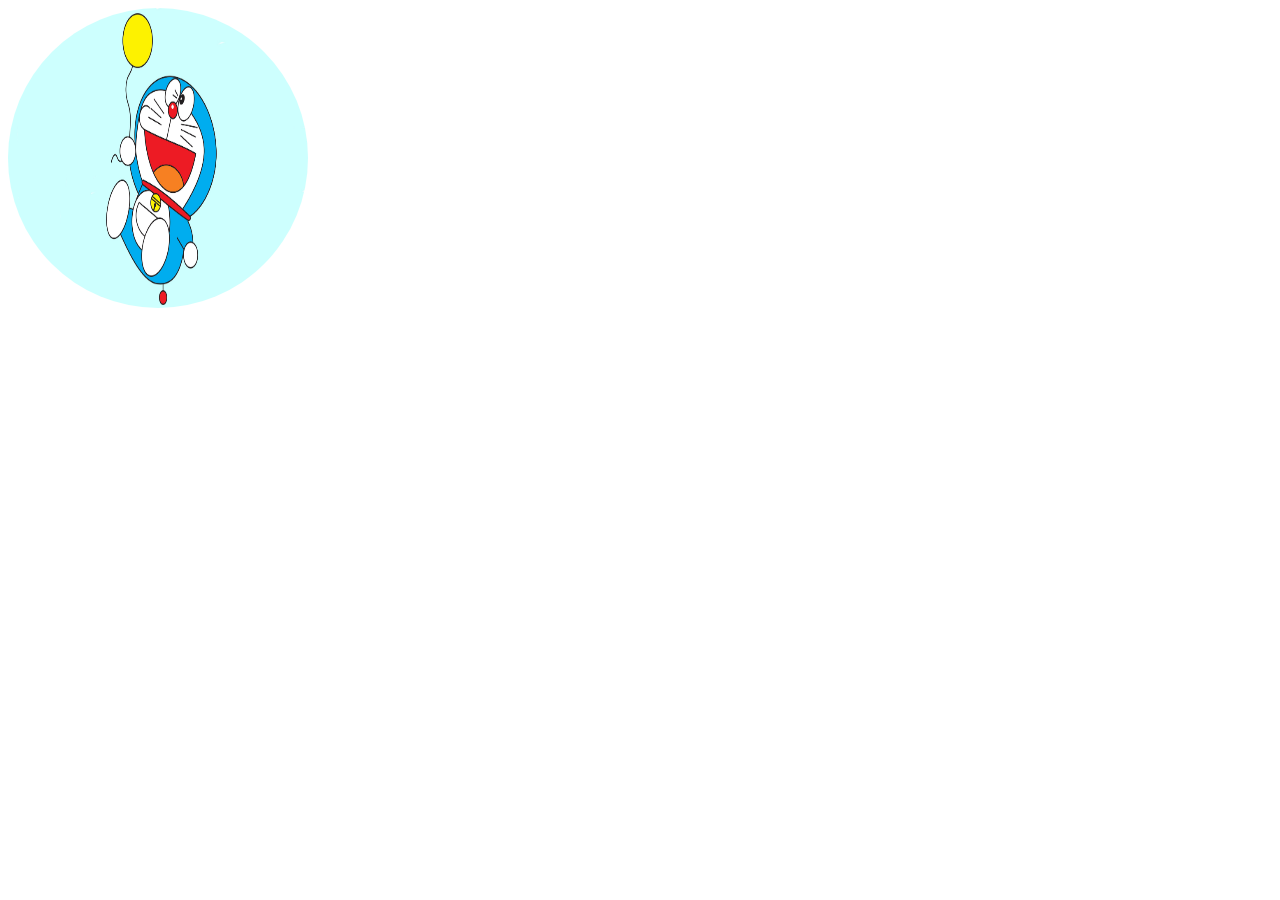
<file: lab4_Bosung/cau5/index.html>
<!DOCTYPE html>
<html lang="en">

<head>
    <meta charset="UTF-8">
    <meta http-equiv="X-UA-Compatible" content="IE=edge">
    <meta name="viewport" content="width=device-width, initial-scale=1.0">
    <title>Document</title>
    <style>
        #image {
            width: 300px;
            height: 300px;
            margin-left: auto;
            margin-right: auto;
            align-items: center;
            border-radius: 360px;
        }
    </style>
    <script src="https://ajax.googleapis.com/ajax/libs/jquery/1.8.3/jquery.min.js"></script>

</head>

<body>
    <img id="image" src="./hinh-anh-doremon-tha-bong-bay.jpg" />
    <script>
        function AnimateRotate(angle) {
            var $elem = $('#image');
            setInterval(function() {

                $({
                    deg: 0
                }).animate({
                    deg: angle
                }, {
                    duration: 2000,
                    step: function(now) {
                        $elem.css({
                            transform: 'rotate(' + now + 'deg)'
                        });
                    }
                });
            }, 2000);
        }


        AnimateRotate(15);
    </script>
</body>

</html>
</file>
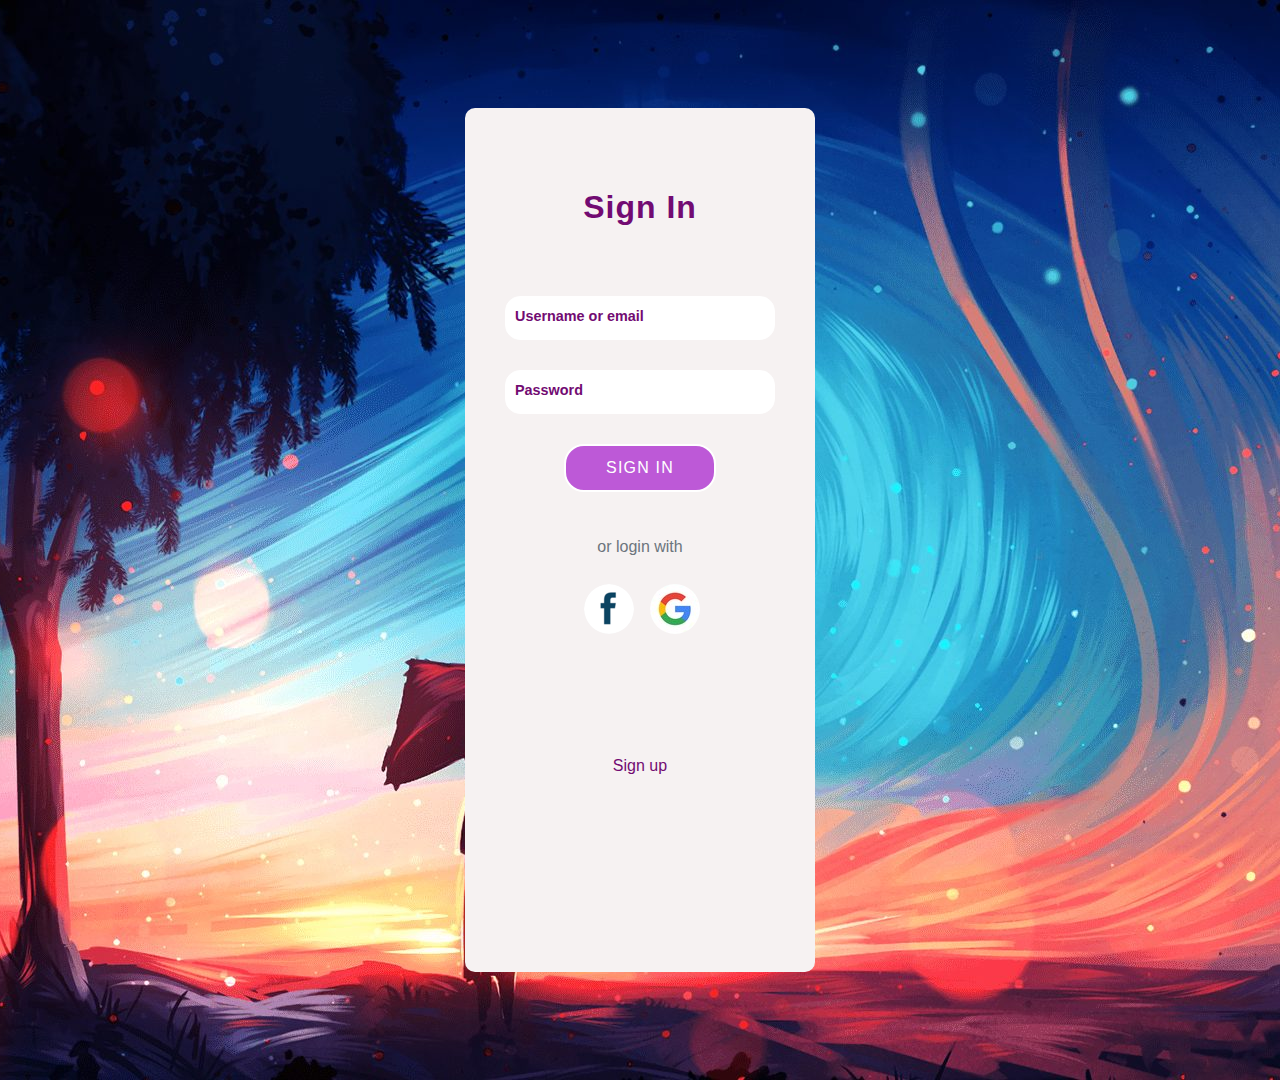
<file: lab4_Bosung/cau6/index.html>
<!DOCTYPE html>
<html lang="en">

<head>
    <meta charset="UTF-8">
    <title>Title</title>
    <link rel="stylesheet" href="css/bootstrap.css">
    <link rel="stylesheet" href="Style.css">


</head>

<body>
    <div class="login-wrapper">
        <form action="" class="form">
            <h2>Sign In</h2>
            <div class="input-group">
                <input type="text" name="loginUser" id="loginUser" required>
                <label for="loginUser">Username or email</label>
                <span class="error" id="error1">Invalid</span>
            </div>
            <div class="input-group">
                <input type="password" name="loginPassword" id="loginPassword" required>
                <label for="loginPassword">Password</label>
                <span class="error" id="error2">Invalid</span>
            </div>
            <input id="submit" onclick="checkValid()" type="submit" value="Sign in" class="submit-button">
            <h6>or login with</h6>
            <div class="container">
                <input type="button" value=" " class="button" />
                <input type=button value=" " class="button1">
            </div>
            <a class="register">Sign up</a>
        </form>
    </div>



    <script src="js/jquery-3.6.1.min.js"></script>
    <script src="js/bootstrap.js"></script>
    <script>
        var a = $("#loginUser").val();
        var b = $("#loginPassword").val();
        if (a == "") {
            $(document).ready(function() {
                $("#submit").click(function() {
                    $("#error1").css({
                        "display": "block",
                        "color": "red"
                    });
                    $('#loginUser').css({
                        "border": "2px solid red"
                    });
                })
            })

        }
        if (b == "") {
            $(document).ready(function() {
                $("#submit").click(function() {
                    $("#error2").css({
                        "display": "block",
                        "color": "red"
                    });
                    $('#loginPassword').css({
                        "border": "2px solid red"
                    });
                });
            });
        }
    </script>
</body>

</html>
</file>
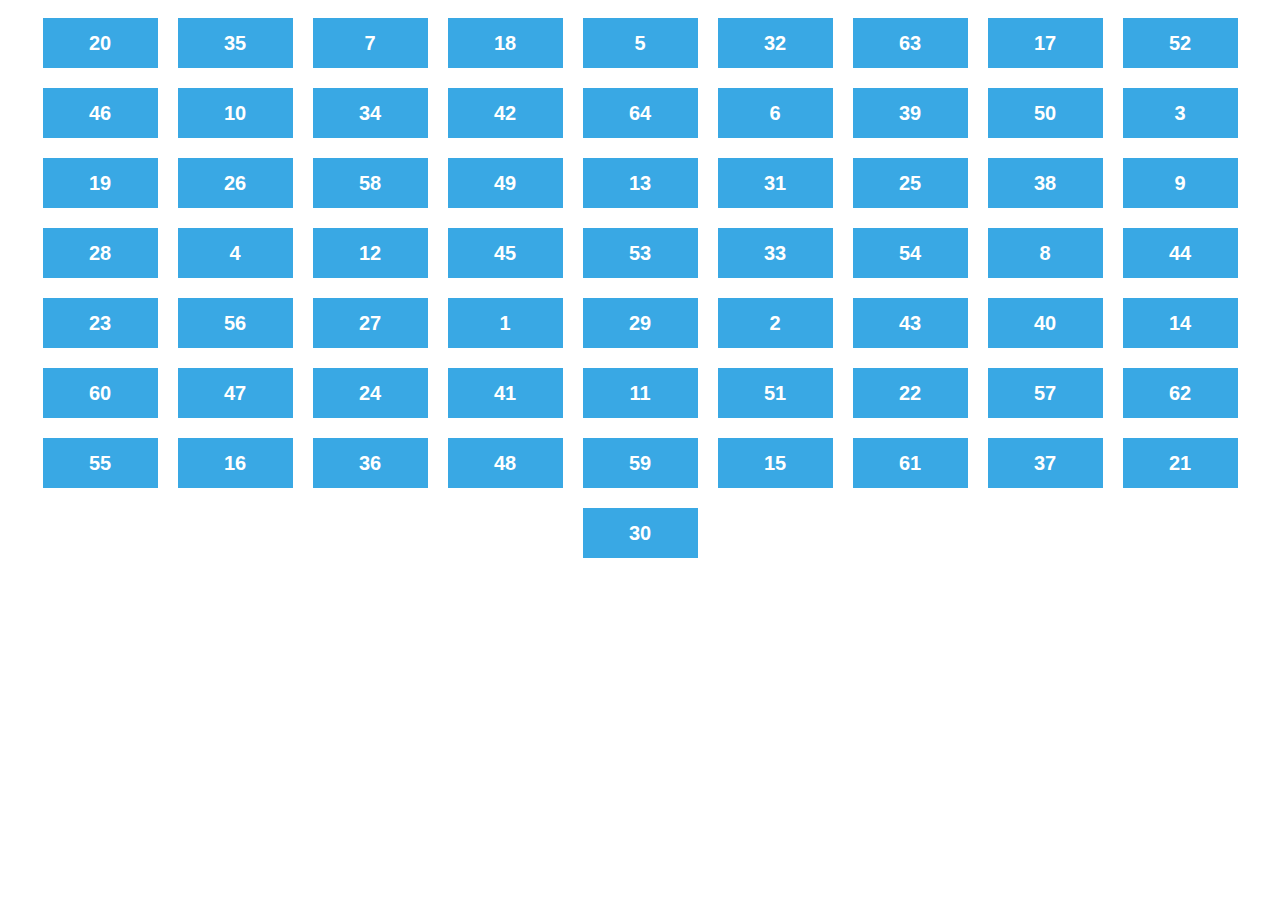
<file: lab4_Bosung/cau7/index.html>
<!DOCTYPE html>
<html lang="en">

<head>
    <meta charset="UTF-8">
    <meta http-equiv="X-UA-Compatible" content="IE=edge">
    <meta name="viewport" content="width=device-width, initial-scale=1.0">
    <title>Document</title>
</head>
<style>
    .show {
        float: inline;
    }
    
    button {
        margin: 10px;
        width: 115px;
        height: 50px;
        font-weight: bold;
        border: none;
        background: #2ba2e2ee;
        color: white;
        font-size: 20px;
    }
</style>

<body>
    <div class="container">
        <center>
            <div class="show"></div>


        </center>

    </div>
    <script>
        const Float = document.querySelector('.show')
        let count = 1

        function createManyBt() {
            const arr = [64];
            for (let i = 0; i <= 63; i++) {
                arr[i] = i + 1;
            }
            let n = arr.length;
            for (let i = 0; i < n; i++) {
                let m = Math.floor(Math.random() * 64);
                let c = Math.floor(Math.random() * 64);
                let temp = arr[m];
                arr[m] = arr[c];
                arr[c] = temp;
            }

            let textHTML = '';
            for (let i = 0; i < arr.length; i++) {
                let ar = arr[i];
                textHTML += '<button onclick="clickBT(this)">' + ar + '</button>'
            }
            Float.innerHTML = textHTML
        }

        createManyBt()

        function clickBT(e) {
            if (e.innerHTML == count) {
                e.style.visibility = 'hidden'
                count++;
            } else {
                alert('you choose wrong sequece')
            }
        }
    </script>
</body>


</html>
</file>
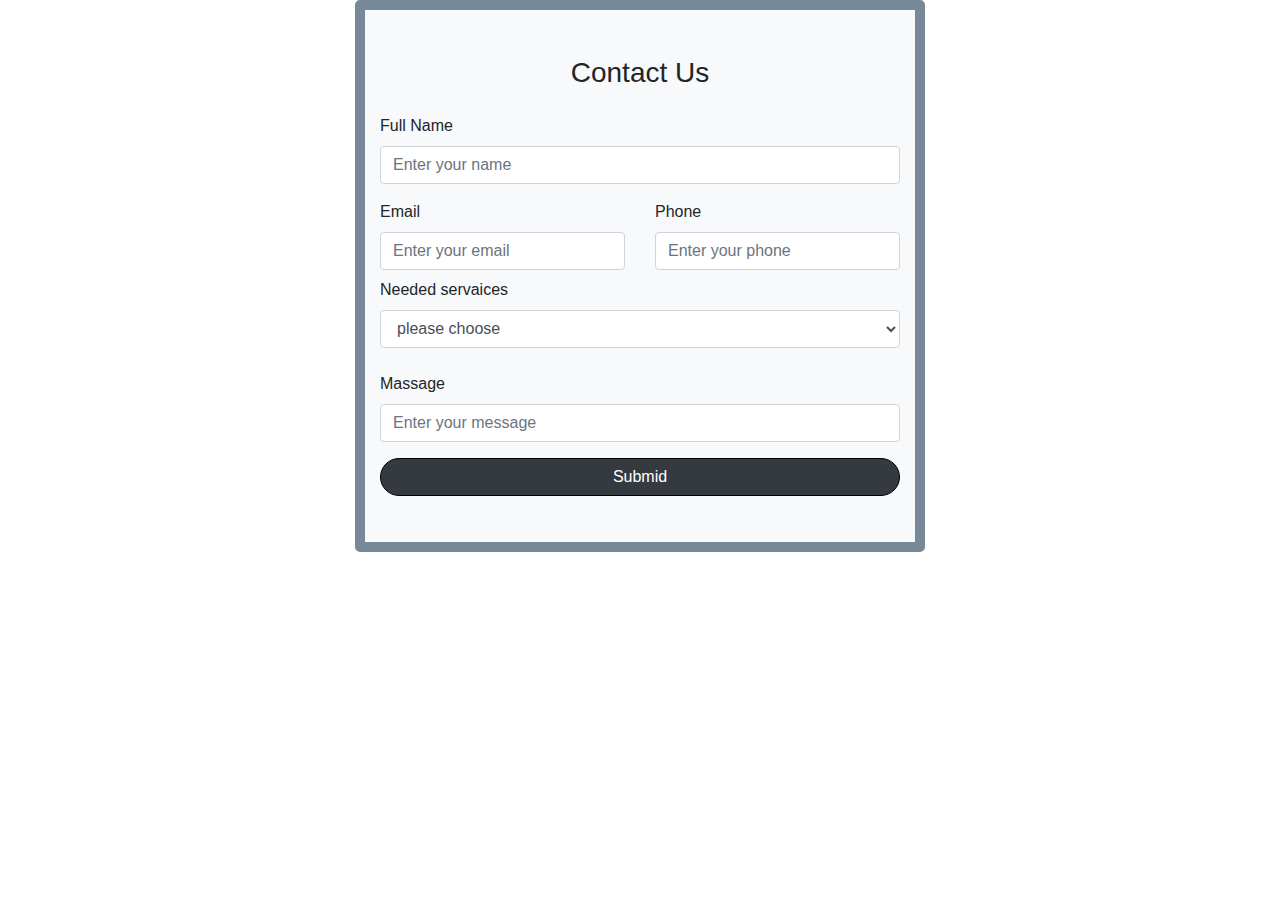
<file: lab3/index2.html>
<!DOCTYPE html>
<html lang="en">
<head>
    <meta charset="UTF-8">
    <title>Index2</title>
    <link rel="stylesheet" href="css/bootstrap.css">
    <link rel="stylesheet" href="css/index2.css">
</head>
<body>

<div id="contact-us" >
    <div class="container">
        <div class="row justify-content-around">
            <form action="" class="col-md-6 bg-light " id="border">
                  <h3 class="text-center py-3">Contact Us</h3>
                    <div class="form-group">
                        <label>Full Name</label>
                        <input type="text" class="form-control" placeholder="Enter your name" required>
                     </div>
                <div class="row">
                    <div class="col">
                        <label >Email</label>
                        <input type="text" class="form-control " placeholder="Enter your email" required>
                    </div>
                    <div class="col">
                        <label>Phone</label>
                        <input type="text" class="form-control" placeholder="Enter your phone" required>
                    </div>
                </div>
                <div class="form-group py-2">
                    <label>Needed servaices</label>
                    <select class="form-control" >
                        <option selected>please choose</option>
                        <option>m1</option>
                        <option>m2</option>
                        <option>m3</option>
                        <option>m4</option>
                    </select>
                </div>
                <div class="form-group">
                    <label>Massage</label>
                    <input type="text" class="form-control " placeholder="Enter your message" required>
                </div>
                <div class="form-group">
                    <button class="btn btn-dark btn-block " type="submit" id="sub">
                        Submid
                    </button>
                </div>

        </div>

    </div>

</div>






<script src="js/bootstrap.js"></script>
<script src="js/jquery-migrate-3.4.0.min.js"></script>
</body>
</html>
</file>
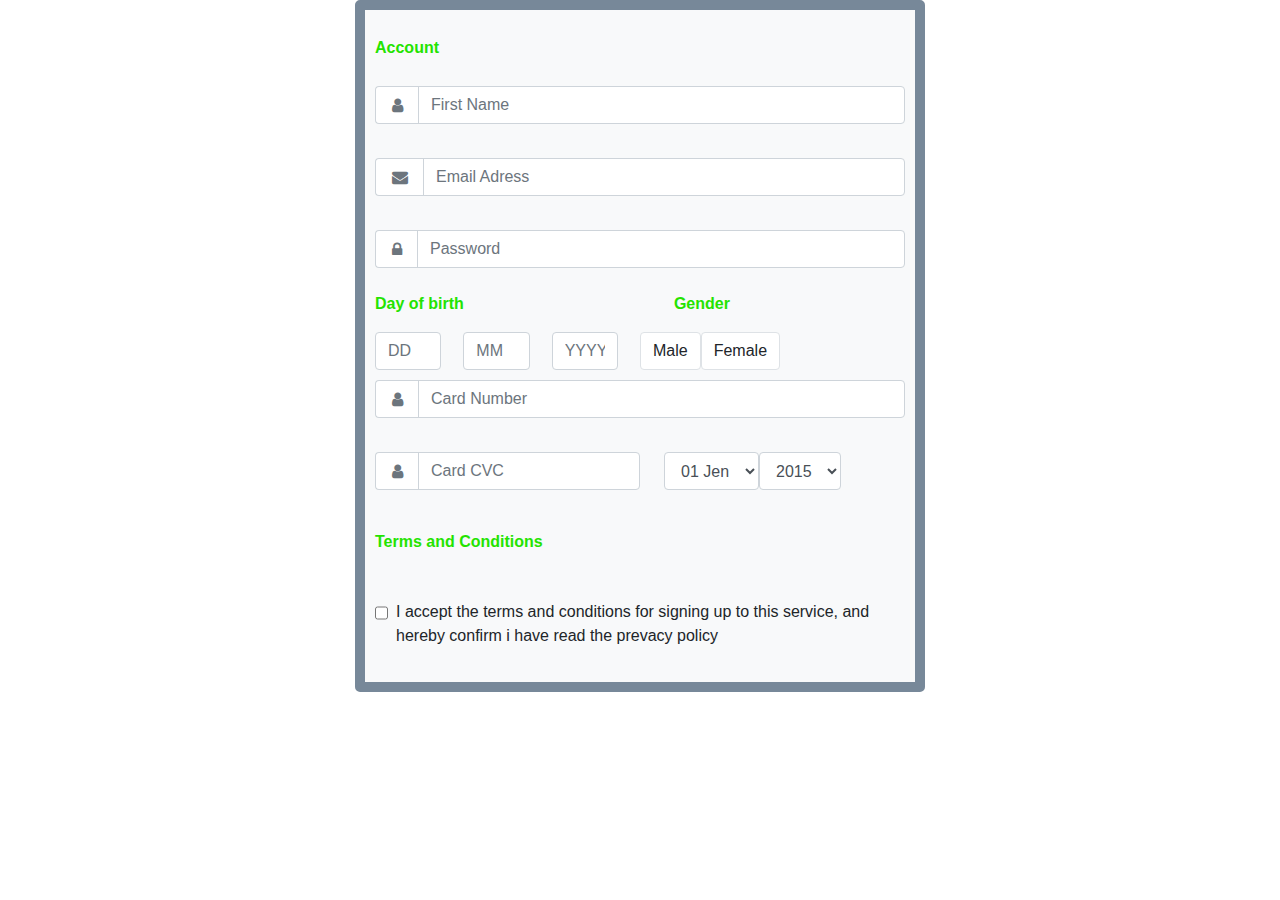
<file: lab3/index3.html>
<!DOCTYPE html>
<html lang="en">
<head>
    <meta charset="UTF-8">
    <title>Index3</title>
    <link rel="stylesheet" href="css/bootstrap.css">
    <link rel="stylesheet" href="https://stackpath.bootstrapcdn.com/font-awesome/4.7.0/css/font-awesome.min.css">
    <link rel="stylesheet" href="css/index3.css">
</head>
<body>
<div id="contact-us" >
    <div class="container ">
        <div class="row justify-content-around">
            <form action="" class="col-md-6 bg-light " id="boder">
                <div id="text" class="py-3 font-weight-bold ">Account</div>
                <div class="input-group mb-4">
                    <div class="input-group-prepend">
                            <span class="input-group-text bg-white px-3 border-md border-right-0">
                                <i class="fa fa-user text-muted"></i>
                            </span>
                    </div>
                    <input id="firstName" type="text" name="firstname" placeholder="First Name" class="form-control bg-white">
                </div>

                <div class="input-group mb-4">
                    <div class="input-group-prepend">
                            <span class="input-group-text bg-white px-3 border-md border-right-0">
                                <i class="fa fa-envelope text-muted"></i>
                            </span>
                    </div>
                    <input id="email" type="text" placeholder="Email Adress" class="form-control bg-white">

                </div>

                <div class="input-group mb-2">
                    <div class="input-group-prepend">
                            <span class="input-group-text bg-white px-3 border-md border-right-0">
                                <i class="fa fa-lock text-muted"></i>
                            </span>
                    </div>
                    <input id="pass" type="password" placeholder="Password" class="form-control bg-white">
                </div>

                <section id="text1">
                    <div id="text" class="py-3 font-weight-bold ">Day of birth</div>
                    <div id="genner" class="py-3 font-weight-bold ">Gender</div>
                </section>

                <section id="double">
                    <div id="double1">
                        <div id="d1">
                            <input id="email" type="text" placeholder="DD" class="form-control bg-white w-75">
                        </div>
                        <div id="d2">
                            <input id="email" type="text" placeholder="MM" class="form-control bg-white w-75">
                        </div>
                        <div id="d3">
                            <input id="email" type="text" placeholder="YYYY" class="form-control bg-white w-75">
                        </div>
                    </div>
                    <div id="double2">
                        <div id="d4" >
                            <button type="button" id="btnchiefdom" class="btn btn-light bg-white border" ng-click="levelOU()">Male</button>
                        </div>
                        <div id="d5">
                            <button type="button" id="btnchiefdom2" class="btn btn-light bg-white border" ng-click="levelCD()">Female</button>
                        </div>
                    </div>
                </section>
                <div class="input-group mb-4">
                    <div class="input-group-prepend">
                            <span class="input-group-text bg-white px-3 border-md border-right-0">
                                <i class="fa fa-user text-muted"></i>
                            </span>
                    </div>
                    <input id="firstName" type="text" name="firstname" placeholder="Card Number" class="form-control bg-white">
                </div>
                <div id="hedear">
                    <div class="input-group mb-4" id="card">
                        <div class="input-group-prepend">
                            <span class="input-group-text bg-white px-3 border-md border-right-0">
                                <i class="fa fa-user text-muted"></i>
                            </span>
                        </div>
                        <input id="card1" type="text" name="firstname" placeholder="Card CVC" class="form-control bg-white">
                    </div>
                    <div class="form-group pl-4" id="date">
                        <div>
                            <select class="form-control" >
                                <option selected>01 Jen</option>
                                <option>m1</option>
                                <option>m2</option>
                                <option>m3</option>
                                <option>m4</option>
                            </select>
                        </div>
                        <div>
                            <select class="form-control" >
                                <option selected>2015</option>
                                <option>m1</option>
                                <option>m2</option>
                                <option>m3</option>
                                <option>m4</option>
                            </select>
                        </div>
                    </div>
                </div>
                <div id="text" class="py-3 font-weight-bold ">Terms and Conditions</div>
                <div class="form-group" id="accept">
                    <input type="checkbox" >
                    <label class="pl-2" id="i">I accept the terms and conditions  for signing up to  this service, and hereby confirm i have read the prevacy policy</label>

                </div>
            </form>
            </div>
    </div>
</div>

<script src="js/bootstrap.js"></script>
<script src="js/jquery-migrate-3.4.0.min.js"></script>
</body>
</html>
</file>
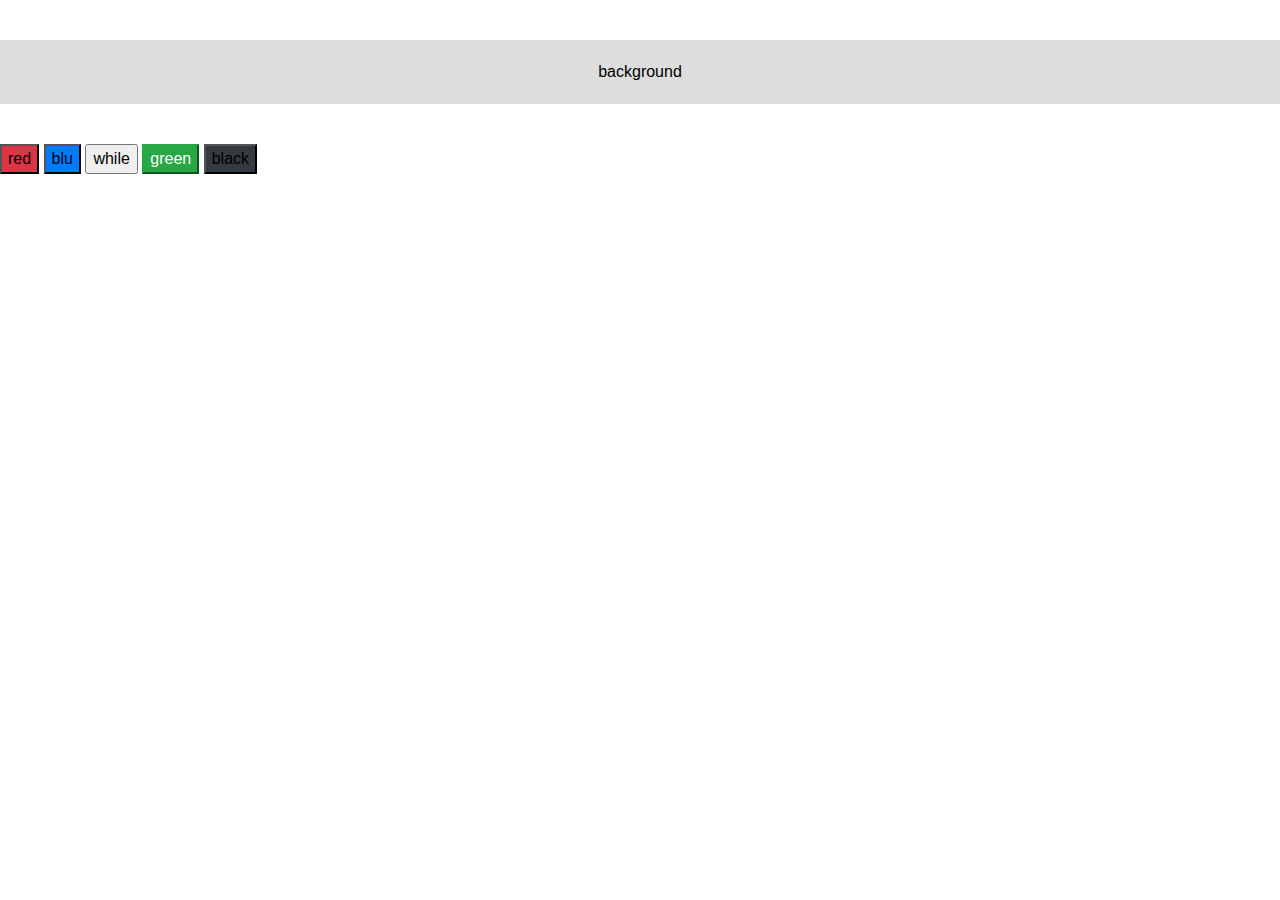
<file: lab4/Bai 1/main.html>
<!DOCTYPE html>
<html>
    <head>
        <meta charset="UTF-8">
        <meta name="viewport" content="width=device-width, initial-scale=1.0">
        <title>Javascript Example</title>
        <link rel="stylesheet" href="css/bootstrap.css">
    </head>
    <body>
        <div id="content" style="padding: 20px; background: #ddd; color: black; margin: 40px 0px; text-align:center">
            background
        </div>

        <input class="bg-danger" type="button" id="btn1" value="red"/>
        <input class="bg-primary" type="button" id="btn2" value="blu"/>
        <input type="button" id="btn3" value="while"/>
        <input class="btn-success" type="button" id="btn4" value="green"/>
        <input class="bg-dark" type="button" id="btn5" value="black"/>

        <script language="javascript">

            var button1 = document.getElementById("btn1");
            var button2 = document.getElementById("btn2");
            var button3 = document.getElementById("btn3");
            var button4 = document.getElementById("btn4");
            var button5 = document.getElementById("btn5");
            var div = document.getElementById('content');

            button1.onclick = function () {
                div.style.background = "red";
            };

            button2.onclick = function () {
                div.style.background = "blue";
                div.style.color="white";
            };
            button3.onclick = function () {
                div.style.background = "white";
                div.style.color = "black";
            };
            button4.onclick = function () {
                div.style.background = "green";
                div.style.color="black";
            };
            button5.onclick = function () {
                div.style.background = "black";
                div.style.color="white";
            };
        </script>
    </body>
</html>
</file>
<file: lab3/css/style.css>
nav #menu{
    background: #eeeeee;
    height: 45px;
    border-bottom: 2px solid #8b0000;
    border-left: 7px solid #8b0000;
    /*display: flex;*/
}
nav #menu .item{
    font-weight: 600;
}
nav #menu .item a{
    color: black;
    text-decoration: none;
}
nav #menu .item a:hover{
    color: white;

}
nav #menu .item:hover{
    background: #8b0000;
    cursor: pointer;
}
nav #menu .item:hover a,nav #menu .item:hover span{
    color: white;
}
nav #menu .item .dr-item{
    position: absolute;
    margin-top: 11px;
    margin-left: -16px;
    /*padding-left: 16px;*/
    background: #eeeeee;
}
nav #menu .item:hover .dr-item{
    display: block !important;
}
nav #menu .item>.dr-item>.sub-item:first-of-type{
    border-top: 2px solid #8b0000;
}
nav #menu .item .dr-item .sub-item{
    border-bottom: 2px solid #c1c1c1;
    padding-left: 16px!important;
}
</file>
<file: page a/index1.css>
body{
    width: 1700px;
    font-family: sans-serif,Georgia, serif;
    color: black;
    padding: 0;
    background: white;
    line-height: 1rem;
    margin: auto;
}

#page .container{
    width: 1200px;
    margin-left: auto;
    margin-right: auto;
}
/*section_normal_1*/
#page #section_normal_1{
    background: #ffffff;
    border-bottom: 4px solid #d9d9d9;
    height: 80px;
}
#page #section_normal_1 .alpha{
    /*padding-left: 300px;*/
    float :left;
    width: 50%;
    padding-top: 25px;
}

#page #section_normal_1 .omega{
    /*padding-right: 300px;*/
    float: right;
    width: 50%;
    text-align: right;
    padding-top: 25px;
}
#page #section_normal_1 .omega>a, #page #section_normal_1 .omega >div {
    float: right;
}
#page #section_normal_1 .omega .htext_style{
    height: 22px;
    padding-top: 10px;
    padding-right: 18px;
}
#page #section_normal_1 .omega .slow_fade{
    padding-right: 5px;
 }
#page #section_normal_1 .omega .slow_fade :nth-of-type{
    padding-right: 15px;
}
/*--sesection_normal_4_2*/
#page #section_normal_4_2{
    height: 670px;
    margin: auto;
    background:  #333333;
    color: white;
}
#page #section_normal_4_2 .columns .alpha{
    margin-top: 120px;
    padding: 10px;
    margin-right: 20px;
    margin-left: 200px;
    float: left;

}
#page #section_normal_4_2 .columns .omega{
    padding: 140px;
    margin-right: 100px;
}
#page #section_normal_4_2 .columns .omega .light_gray{
    color: #6c6c6c;
}
#page #section_normal_4_2 .omega>a{
    border-bottom: 2px solid #d9d9d9;
}
#page #section_normal_4_2 .omega .pix_button{
    border-radius: 5px 5px 5px 5px;
    background: #56ccec;
    padding: 10px 20px;
}
#page #section_normal_4_2 .omega .blue_text{
    font-size: 20px;
    color: #2dbbe1;
}
#page #section_normal_4_2 .omega .big_title{
    line-height: 50px;
    margin-top:15px;
    margin-bottom: 0px;
    font-size: 44px;
    width: 1000px;
}
#page #section_normal_4_2 .omega .normal_text{
    line-height: 25px;
    font-size: 20px;
    width: 1059px;
    padding: 20px;
}

/*section_normal_6*/
#page #section_normal_6 {
    padding-top: 1px;
    height: 325px;
    background: #eeeeee;
    border-bottom: 4px solid #d9d9d9;
}
#page #section_normal_6 .omega{
    padding-right: 100px;
    float: right;
}
#page #section_normal_6 .alpha{

    padding-left: 100px;
    float: left;
}
#page #section_normal_6 .alpha .box_1 .b_style>img{
 margin-top: 7px;
}
#page #section_normal_6 .omega .box_2 .b_style>img{
    margin-top: 7px;
}
#page #section_normal_6 .L1_style{
    margin-bottom: 1px;
    margin-top: 50px;
    font-size: 30px;
    text-align: center;
}
#page #section_normal_6 .L2_style{
    color: #b6b6b6;
    margin-top: 10px;
    text-align: center;
    margin-bottom: 50px;
}
#page #section_normal_6 .alpha .box_1 .b_style{
    border-bottom-left-radius: 5px;
    border-top-left-radius: 5px;
    border-bottom: 4px solid #d9d9d9;
    height: 98px;
    padding: 20px 15px;
    background: #f5f5f5;
    float: left;
}
#page #section_normal_6 .alpha .box_1 .txt_style{
    padding: 10px;
    border-bottom-right-radius: 5px;
    border-top-right-radius: 5px;
    border-bottom: 4px solid #d9d9d9;
    margin: auto;
    height: 118px;
    width: 280px;
    float: left;
    background: white;
}
#page #section_normal_6 .omega .b_style{
    border-bottom-left-radius: 5px;
    border-top-left-radius: 5px;
    border-bottom: 4px solid #d9d9d9;
    height: 98px;
    padding: 20px 15px;
    background: rgba(255, 255, 255, 0.27);
    float: left;
}
#page #section_normal_6 .omega .box_2 .txt_style{
    padding: 10px;
    border-bottom-right-radius: 5px;
    border-top-right-radius: 5px;
    border-bottom: 4px solid #d9d9d9;
    height: 118px;
    width: 280px;
    float: right;
    background: white;
}

/*-----------*/
#page #section_agency_5{
    padding-top: 50px;
}
#page #section_agency_5 .f1_style{
    color: #9bc1a3;
    font-size: 30px;
    text-align: center;
}

#page #section_agency_5 .f2_style{
    padding-left: 320px;
    padding-top: 30px;
    text-align: center;
    width: 545px;
}
#page #section_agency_5 .second_link{
    text-align: center;
    padding-top:70px;
    padding-bottom: 50px;
}
#page #section_agency_5 .get_2_btn{
    font-weight: 700;
    color:#82b28c;
    font-size: 25px;
    border: 5px solid #9bc1a3;
    padding: 20px;
}

#page #section_agency_5 .rights_st{
    margin-top: 30px;
    text-align: center;
    padding-bottom: 10px;
}
#page #section_agency_5 .pix_text .rights_st {
    padding-left: 525px;
}
#page #section_agency_5 .pix_inline_block{
    margin: auto;
    padding-top: 10px;
    padding-left: 550px;
}
#page #section_agency_5 .pix_text .pixfort_st{
    font-weight: 800;
    color:#82b28c;
}
</file>
<file: page b/index2.css>
body{
    width: 1884px;
    font-family: sans-serif,Georgia, serif;
    color: black;
    padding: 0;
    background: white;
    line-height: 1rem;
    margin: auto;
}

#page .container{
    width: 1200px;
    margin-left: auto;
    margin-right: auto;
}

#page #section_text_2 {
    background: #f3f3f3;
    height: 120px;
}
#page #section_text_2 .alpha{
    float :left;
    width: 50%;
    padding-top: 40px;
}

#page #section_text_2 .omega >a{
    font-size: 20px;
    color: white;
    border: 2px solid #ffffff;
    border-radius: 5px;
    padding-left: 30px;
    padding-right: 30px;
    padding-top: 10px;
    padding-bottom: 10px;
    background: #f77825;
}
#page #section_text_2 .omega {
    float: right;
    width: 50%;
    text-align: right;
    padding-top: 40px;
}
/*--------*/
#page #section_header_1{
    background: #ffffff;
    height: 100px;
}
#page #section_header_1 .navbar-left{
    font-weight: 700;
    height: 70px;
    font-size: 20px;
    line-height: 45px;
    padding-left: 0px;
    float: left;
}
.carousel-indicators{
    margin-top: 35px;
}
.navbar-left{
    margin-top: 30px;
    color: #bfc3c9;
}
#page #section_header_1 .navbar-nav .propClone2{
    padding-right: 40px;
}
#page #section_header_1 .navbar-nav .propClone3{
    padding-right: 40px;
}
#page #section_header_1 .navbar-nav .propClone4{
    padding-right: 40px;
}
#page #section_header_1 .carousel-indicators .slow_fade{
    padding:5px;
}

#page #section_header_1 .carousel-indicators{
    float: right;
}
/*------*/
#page #section_slider{
    background: #f3f3f3;
}
/*#page #section_slider .carousel-caption{*/
/*    color: white;*/
/*    position: relative;*/
/*    width: 300px;*/
/*    height: 100px;*/
/*    background: url("images/main/image-1.jpg");*/
/*}*/
/*------*/
#page #section_gym_4 {
    height: 585px;
    background: #ffffff;
}
#page #section_gym_4 .top_padding{
    display: flex;
}

#page #section_gym_4 .slow_fade{
    color: white;
    margin-left: 20px;
    font-size: 20px;
    padding-top: 10px;
    padding-bottom: 10px;
    padding-left: 20px;
    padding-right: 20px;
    border: 2px solid #fffff;
    border-radius: 5px;
    background: #f77825;
}
.pix_text{
    /*color: white;*/
}
#page #section_gym_4 .link_3_btn{
    padding-left: 60px;
}
#page #section_gym_4 .gym_text{
    color: #cbc1bb;
    width: 280px;
    padding-bottom: 30px;
}
#page #section_gym_4 .part_st{
    padding: 90px;
}
#page #section_gym_4 .img_gym_st{
    clip-path: circle(97px at 50% 50%);
    padding-left: 37px;
}
#page #section_gym_4 .gym_st{
    font-size: 30px;
    text-align: center;
    font-weight: 700;
}
#page #section_gym_4 .gym_text{
    font-size: 20px;
    text-align: center;
}




/*------*/
#page #section_intro_title {
    padding-top: 20px;
    height: 600px;
    background: #f3f3f3;
}

#page #section_intro_title .container{
    padding-top: 25px;
    display: flex;
}
#page #section_intro_title .pix_builder_bg{
    background: #ffffff;
    width: 400px;
    height: 500px;
    border-radius: 4px;
    border: 2px solid #eaeaea;
}

#page #section_intro_title .orange_bg{
    color: white;
    font-size: 25px;
    border: 2px solid #ffffff;
    border-radius: 5px;
    padding: 20px;
    background: #f77825;
}

#page #section_intro_title .blue_bg{
    font-weight: 700;
    color: white;
    font-size: 25px;
    border: 2px solid #ffff;
    border-radius: 5px;
    padding: 20px;
    background: #2dc0e8;
}
#page #section_intro_title .column{
    padding-left: 30px;
}
#page #section_intro_title .blue_text{
    color: #2dc0e8;
    padding-top: 15px;
    font-size: 60px;
    text-align: center;
}
#page #section_intro_title .orange{
    color: #f77825;
    padding-top: 15px;
    font-size: 60px;
    text-align: center;
}
#page #section_intro_title .light_gray{
    font-size: 25px;
    padding: 5px;
    text-align: center;
}
#page #section_intro_title .pix_text{
    padding: 10px;
}
/*----*/
#page #section_party_3{
    padding: 200px;
    height: 600px;
    background: #191919;
}
#page #section_party_3 .container{
    background: #151515;
    width: 520px;
    height: 500px;
    border: 2px solid #000000;
}

#page #section_party_3 .pix_text{
    color: white;
}
#page #section_party_3 .subtext_style{
    color: #434141;
}
.subscribe_btn{
    background: #2677e7;
}
#page #section_party_3 .contact_st .pix_text{
    padding: 20px;
    width: 80%;

}
#page #section_party_3 .pix_text .contact_st{
    padding: 20px;

}
#page #section_party_3 .headtext_style{
    padding-top: 50px;
    text-align: center;
    font-size: 40px;
}
#page #section_party_3 .subtext_style{
    padding-top: 50px;
    padding-bottom: 50px;
    line-height: 25px;
    width: 440px;
    text-align: center;
    font-size: 23px;
    margin: auto;
}
hr{
    width: 20%;
    align-content: center;
    color: #d31414;
}
#page #section_party_3 .pix_text{
    line-height: 10px;
    padding: 10px;
    height: 50px;
}
/*-----*/
#page #section_party_4 {
    color: #95969f;
    height: 100px;
    background: #151515;
}
#page #section_party_4{
    font-size: 20px;
}
#page #section_party_4 .alpha{
    /*font-size: 20px;*/
    padding-top: 40px;
    float: left;
}
#page #section_party_4 .omega{
    /*width: 500px;*/
    text-align: right;
    float: right;
}
#page #section_party_4 .likes_st{
    font-size: 20px;
}
#page #section_party_4  .omega>a, #page #section_party_4  .omega>div{
    float: left;
    width: 400px;
}


#page #section_party_4 .alpha .pixfort_st{
    font-weight: 800;
    color: #0081ff;
}
.carousel-inner{
    position: relative;
    margin-left: auto;
    margin-right: auto;
}
.carousel-caption{
    color: white;
    font-size: 20px;
    position: absolute;
    top: 100%;
    right: 30%;
    transform: translate(0%,-150%);
}
.carousel-inner .item >img{
    filter: brightness(50%)
}
/*------------------------------------------*/
</file>
<file: page c/pagec.css>
body{
    width: 1700px;
    font-family: sans-serif,Georgia, serif;
    color: black;
    padding: 0;
    background: white;
    line-height: 1rem;
    margin: auto;
}
#page .container{
    width: 1200px;
    margin-left: auto;
    margin-right: auto;
}
li{
    list-style: none;
}
.subscribe_btn{
    background: #f1c232;
}

#page #section_header_2_dark{
    background: #333333;
    height: 130px;
}
 .navbar-header{
     padding-top: 50px;
     width: 50%;
     float: left;
 }
 .navbar-right{
     padding-top: 30px;
     float: right;
     display: flex;
 }

 .propClone{
     color: #ffffff;
     font-weight: 600;
     font-size: 20px;
     padding: 10px;
 }
#page #section_ecourse_7 .editContent{
    color: #bdbdbd;
}
#page #section_header_2_dark .text_span{
    color: orange;
}
#page #section_university_5 .text-style {
    color: #bebebe;
    margin-bottom: 20px;
    font-size: 20px;
}
#page #section_university_5 .title-style {
    margin-bottom: 20px;
    font-size: 30px;
}
#page #submit_btn_6{
    width: 455px;
    font-size: 30px;
    background: #7cc576;
}
#page #section_university_5 .omega .hidden_pix_6{
    font-size: 20px;
}
option{
    font-size: 20px;
}
#page #section_university_5 .subject_st{
    line-height: 20px;
    font-size: 20px;
    color: #bcbcbc;
}
 /*.icon-item{*/
 /*    float: right;*/
 /*    padding: 10px;*/
 /*}*/
 .section_video{
     width: 1700px;
 }
 video{
     filter: brightness(50%);
     width: 100%;
 }
/* ----*/

#page #section_university_5 .alpha{
    float: left;
    width: 50%;
}
#page #section_university_5 .alpha >p{
    color: #eeeeee;
}

#page #section_university_5 .omega .pix_builder_bg{
    width: 450px;
    height: 400px;
    padding: 20px;
    float: right;
    border-radius: 5px;
    background: #ebeaea;
    border: 2px solid white;
}

.psingle_item{
    float: left;
    display: flex;
}
#pixfort_university_6{
    height: 300px;
}
.icon_st{
    /*float: left;*/
    padding-right: 20px;
}
.title_st{
    font-size: 30px;
}
.zone_left {
    padding: 50px;
}


#page #section_ecourse_7 {
    float: left;
}
.send_btn {
    border: 2px solid black;
}
#page #section_university_5 .name{
    width: 100%;
}
#section_university_5 .alpha .title_st{
    color: black;
}
.subject_st{
    color: black;
}
/*--
/*-------------*/
#page #section_ecourse_7{
    width: 100%;
    height: 100px;
    background: #f6f6f6;
}

#page #section_ecourse_7 .alpha{
    font-size: 20px;
    padding-top: 40px;
    float: left;
}
#page #section_ecourse_7 .omega{
    /*width: 500px;*/
    text-align: right;
    float: right;
}
#page #section_ecourse_7 .likes_st{
    font-size: 20px;
}
#page #section_ecourse_7 .slow_fade{
    /*border: 2px solid #ffffff;*/
    padding: 10px;
}

#page #section_pix_4 .pix_text{
    color: white;
}
#page #section_pix_4 .clearfix{
    text-align: center;
}
#page #section_pix_4 .title_style{
    margin-left: 90px;
    font-size: 60px;
    padding: 50px;
}
#page #section_pix_4 .contact_form{
    font-size: 30px;
}
#page #section_pix_4 .note_st {
    margin-left: 120px;
    font-size: 15px;
    padding-top: 10px;
}
#page #section_pix_4 .subtitle_style{
    text-align: center;
    width: 800px;
    line-height: 25px;
    font-size: 20px;
    padding-bottom: 30px;
    padding-left: 200px;
}
#page #section_pix_4 .email_subscribe{
    border-radius: 5px;
    margin-left: 370px;
    width: 443px;
    border: 20px solid black
}
button, input{
    border: 2px solid black;
    font-size: 20px;
}
#page #section_pix_4 .pix_text{
    /*font-size: 30px;*/
    /*width: 200px;*/
}


#page #section_ecourse_7 .alpha .pixfort_st{
    font-weight: 800;
    color: #0081ff;
}
/*-----*/
.container{
    position: relative;
    margin-left: auto;
    margin-right: auto;
}
.context_style{
    position: absolute;
    /*top: 80%;*/
    /*right: 40%;*/
    transform: translate(0%,-245%);

}
</file>
<file: lab4_Bosung/cau6/Style.css>
* {
    margin: 0;
    padding: 0;
    box-sizing: border-box;
}

body {
    background: url("image/web.jpg") no-repeat center;
    background-size: cover;
    font-family: Arial;
}

.login-wrapper {
    width: 100vw;
    height: 120vh;
    display: flex;
    justify-content: center;
    align-items: center;
}

.form {
    position: relative;
    width: 100%;
    height: 80%;
    max-width: 350px;
    padding: 80px 40px 40px;
    background: #f6f2f2;
    border-radius: 10px;
}

.form:before {
    content: '';
    position: absolute;
    top: 0;
    left: 0;
    width: 50%;
    height: 100%;
    border-radius: 5px;
    pointer-events: none;
}

.form h2 {
    text-align: center;
    letter-spacing: 1px;
    margin-bottom: 40px;
    color: #720b72;
    font-weight: bold;
}

.form .input-group {
    position: relative;
}

.form .input-group input {
    width: 100%;
    padding: 10px 0;
    font-size: .9rem;
    letter-spacing: 1px;
    margin-top: 30px;
    border-radius: 15px;
    background-color: white;
    color: inherit;
    border: 1px solid #ffffff;
    outline: none;
}

.form .input-group label {
    position: absolute;
    top: 0;
    left: 0;
    margin-top: 30px;
    padding: 10px 10px;
    font-size: .9rem;
    font-weight: bold;
    pointer-events: none;
    transition: .4s ease-out;
    color: #720b72;
}

.form .input-group input:focus+label,
.form .input-group input:valid+label {
    transform: translateY(-25px);
    color: #720b72;
    font-size: .7rem;
}

.submit-button {
    display: block;
    margin: auto;
    border: none;
    outline: none;
    color: white;
    background: #bd59d7;
    font-size: 1rem;
    text-transform: uppercase;
    letter-spacing: 1.2px;
    padding: 10px 40px;
    border-radius: 20px;
    cursor: pointer;
    border: 2px solid #ffffff;
    margin-top: 30px;
}

.form h6 {
    color: #6c757d;
    margin-top: 45px;
    text-align: center;
}

.container .button {
    width: 50px;
    height: 50px;
    border-radius: 180px;
    border: white;
    background: url("image/button.png") no-repeat center;
    margin-top: 20px;
    margin-left: 64px;
    margin-right: 12px;
}

.container .button1 {
    width: 50px;
    height: 50px;
    border-radius: 100px;
    border: white;
    background: url("image/button2.jpeg") no-repeat center;
}

.register {
    color: #720b72;
    margin-top: 120px;
    display: flex;
    justify-content: center;
    align-items: center;
}

.login-wrapper .error {
    display: none;
}
</file>
<file: lab3/css/index2.css>
#border{
    border: 10px solid lightslategray;
    border-radius: 5px;
    padding-top: 30px ;
    padding-bottom: 30px;
}
#sub{
    border: 1px solid black;
    border-radius: 20px;
}
</file>
<file: lab3/css/index3.css>
.input-group{
    padding-top: 10px;
}
#text {
    color: #24e300;
}
#text1{
    display: flex;
}
#genner{
    margin-left: 210px;
    color: #24e300;
}

#double1{
    display: flex;
    width: 50%;
}
#double2{
    width: 50%;
    display: flex;
}
#double{
    display: flex;
}
#hedear{
    display: flex;
}
#hedear #card{
    width: 50%;
}
#hedear #date{
    padding-top: 10px;
    width: 50%;
    display: flex;
}
#boder{
    padding: 10px;
    border: 10px solid lightslategray;
    border-radius: 5px;
}
#accept{
    display: flex;
}
#i{
    padding-top: 30px;
}
</file>
